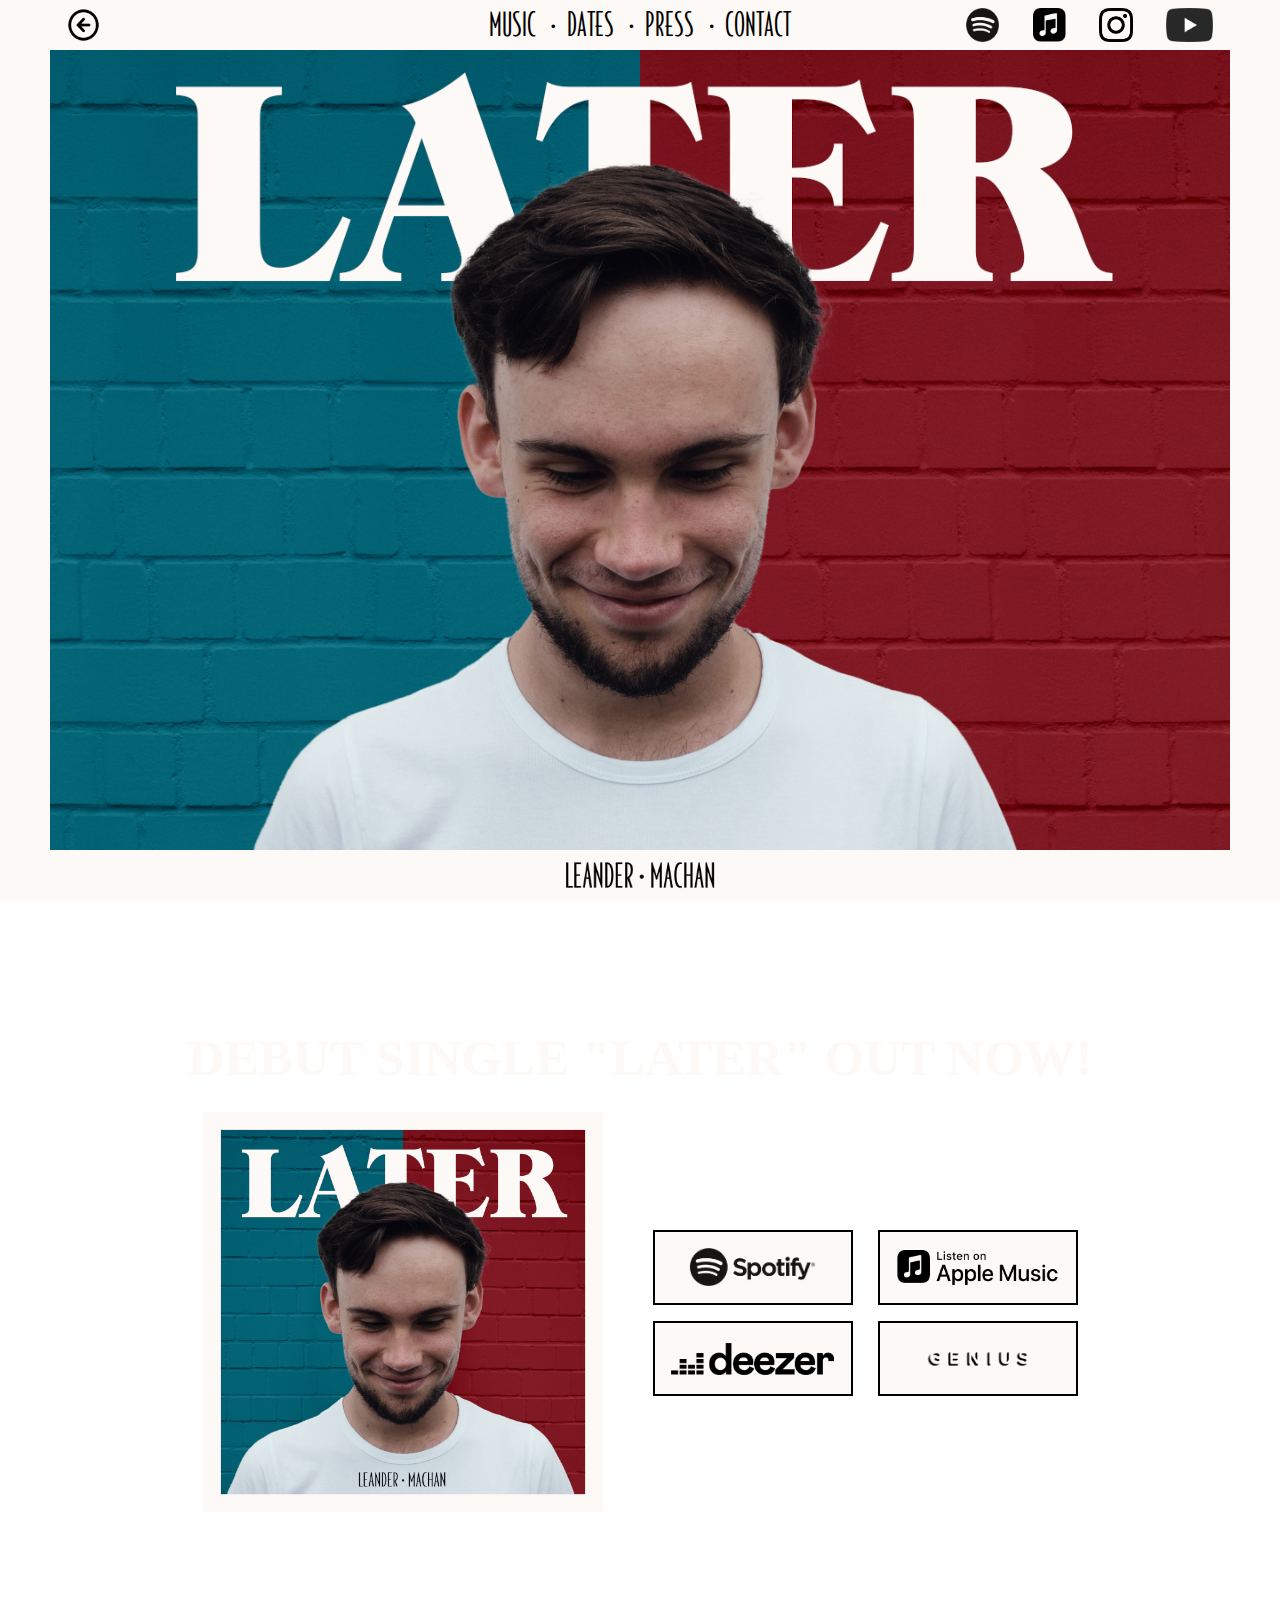
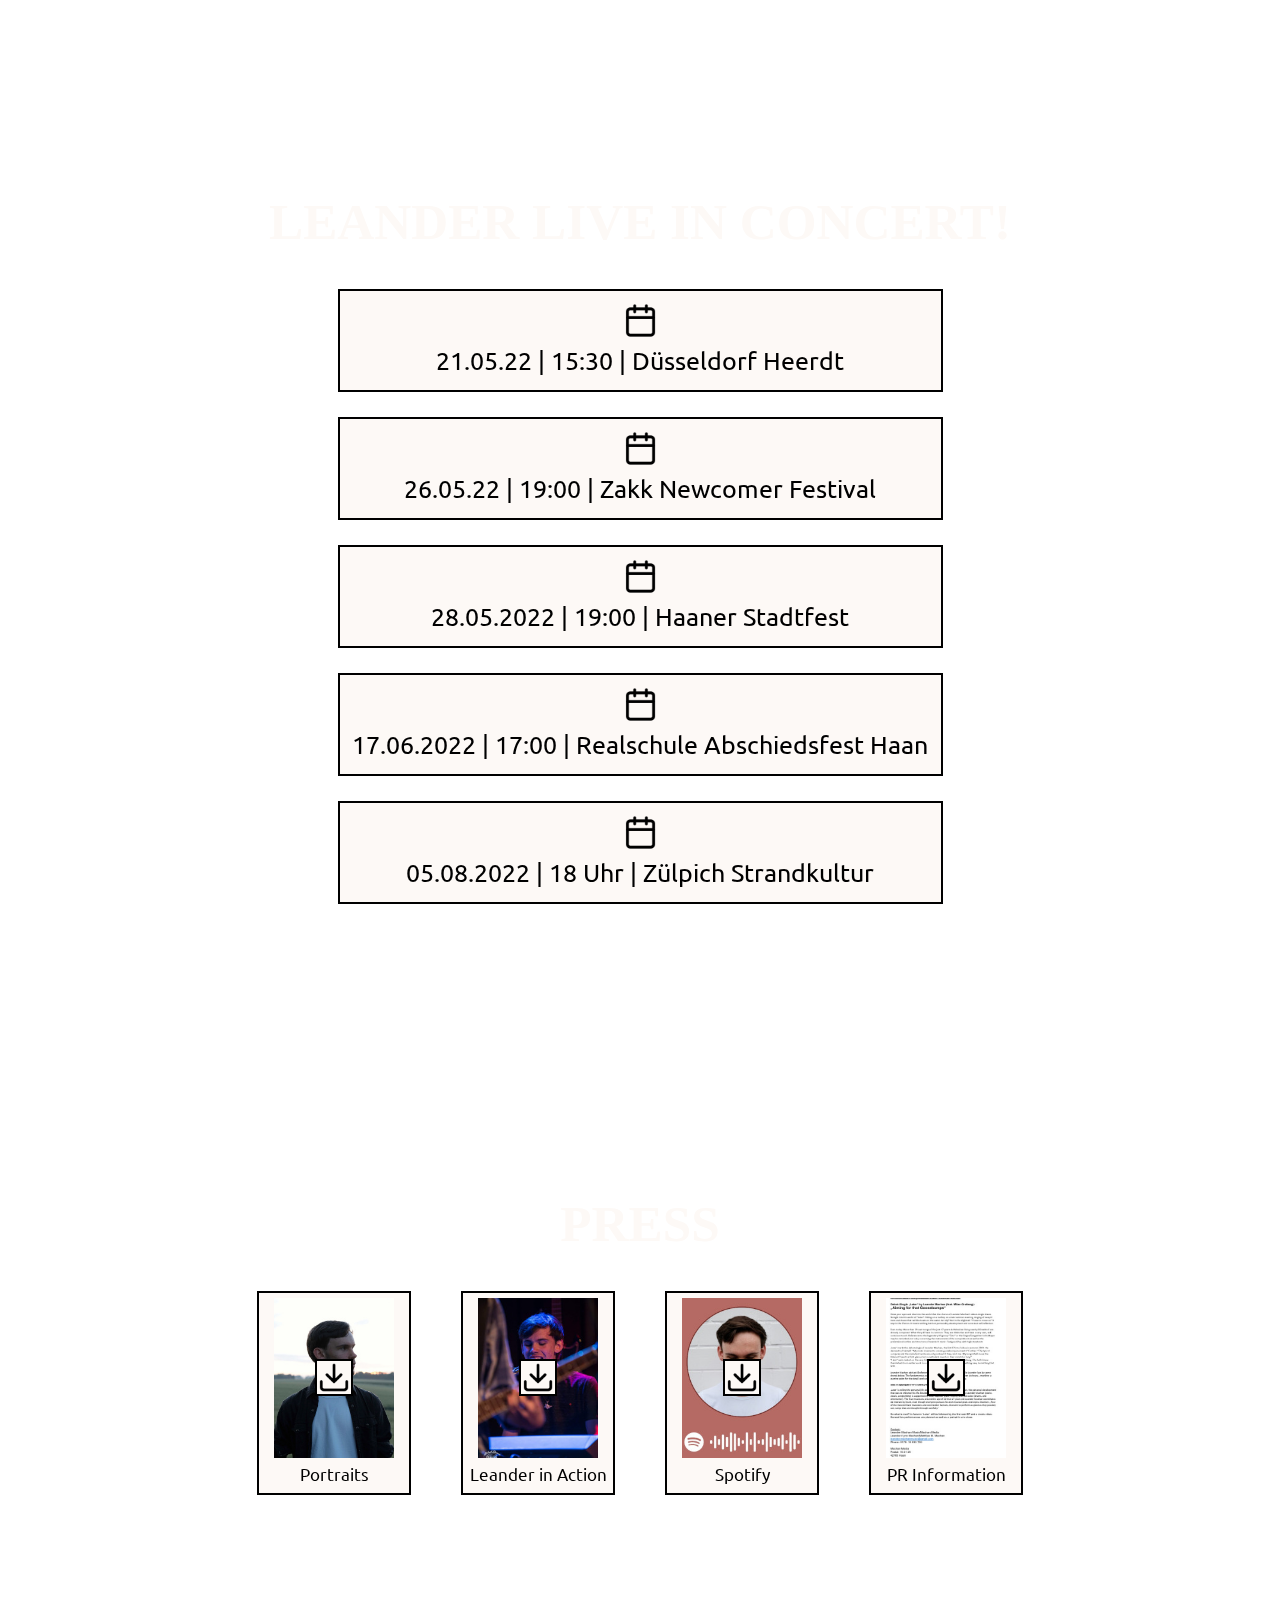
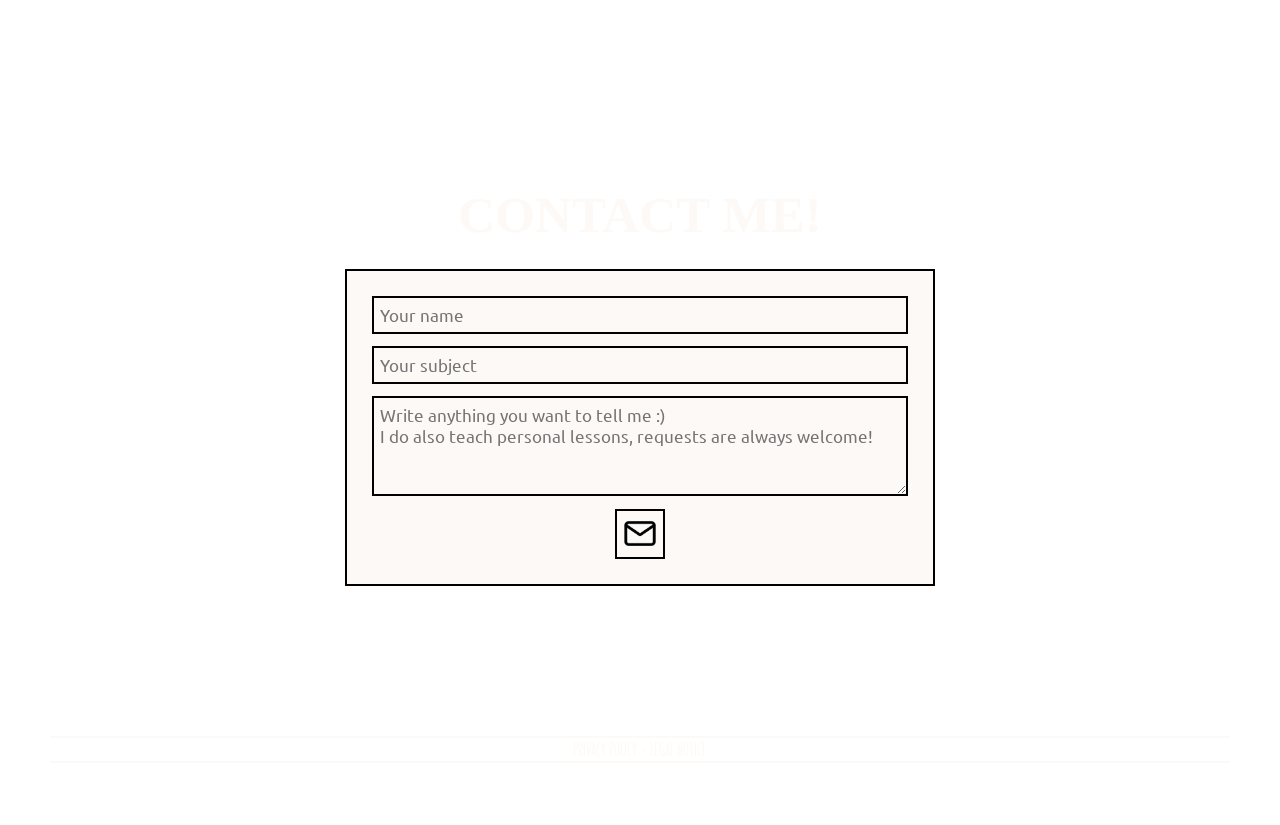
<file: index.html>
<!DOCTYPE html>
<html id="beginning" lang="en" class="stop-scrolling">

<head>
    <meta name="description" content="Official Website for Singer and Songwriter Leander Machan | Debut Single 'Later' out now.">
    <meta charset="UTF-8">
    <meta http-equiv="X-UA-Compatible" content="IE=edge">
    <meta name="viewport" content="width=device-width, initial-scale=1.0">
    <title>Leander Machan</title>
    <link rel="stylesheet" href="styles/styles-home.css">
    <link rel="apple-touch-icon-precomposed" sizes="57x57" href="images/icons/apple-touch-icon-57x57.png" />
    <link rel="apple-touch-icon-precomposed" sizes="114x114" href="images/icons/favicomatic/apple-touch-icon-114x114.png" />
    <link rel="apple-touch-icon-precomposed" sizes="72x72" href="images/icons/favicomatic/apple-touch-icon-72x72.png" />
    <link rel="apple-touch-icon-precomposed" sizes="144x144" href="images/icons/favicomatic/apple-touch-icon-144x144.png" />
    <link rel="apple-touch-icon-precomposed" sizes="60x60" href="images/icons/favicomatic/apple-touch-icon-60x60.png" />
    <link rel="apple-touch-icon-precomposed" sizes="120x120" href="images/icons/favicomatic/apple-touch-icon-120x120.png" />
    <link rel="apple-touch-icon-precomposed" sizes="76x76" href="images/icons/favicomatic/apple-touch-icon-76x76.png" />
    <link rel="apple-touch-icon-precomposed" sizes="152x152" href="images/icons/favicomatic/apple-touch-icon-152x152.png" />
    <link rel="icon" type="image/png" href="images/icons//favicomatic/favicon-196x196.png" sizes="196x196" />
    <link rel="icon" type="image/png" href="images/icons//favicomatic/favicon-96x96.png" sizes="96x96" />
    <link rel="icon" type="image/png" href="images/icons//favicomatic/favicon-32x32.png" sizes="32x32" />
    <link rel="icon" type="image/png" href="images/icons//favicomatic/favicon-16x16.png" sizes="16x16" />
    <link rel="icon" type="image/png" href="images/icons//favicomatic/favicon-128.png" sizes="128x128" />
    <meta name="application-name" content="&nbsp;" />
    <meta name="msapplication-TileColor" content="#FFFFFF" />
    <meta name="msapplication-TileImage" content="images/icons/favicomatic/mstile-144x144.png" />
    <meta name="msapplication-square70x70logo" content="images/icons/favicomatic/mstile-70x70.png" />
    <meta name="msapplication-square150x150logo" content="images/icons/favicomatic/mstile-150x150.png" />
    <meta name="msapplication-wide310x150logo" content="images/icons/favicomatic/mstile-310x150.png" />
    <meta name="msapplication-square310x310logo" content="images/icons/favicomatic/mstile-310x310.png" />
    <script type="text/javascript" src="scripts/home.js"></script>
</head>


<body>
    <div id="bg"></div>
    <div id="top">
        <div id="header-wrapper">
            <div id="menuToggle">
                <input class="clickable" id="checkbox" type="checkbox" />
                <span></span>
                <span></span>
                <span></span>
                <ul id="menu">
                    <li><img class="clickable" id="back" src="images/icons/other/arrow-left-circle.png"
                        onclick="transitionToPage('/countdown.html')"></li>
                    <li><a class="clickable" onclick="scrollToSection('#music')">MUSIC</a></li>
                    <li><a class="clickable" onclick="scrollToSection('#dates')">DATES</a></li>
                    <li><a class="clickable" onclick="scrollToSection('#press')">PRESS</a></li>
                    <li><a class="clickable" onclick="scrollToSection('#contact')">CONTACT</a></li>
                </ul>
            </div>

            <nav class="header left header-icons">
                <ul>
                    <li><img class="clickable header-icon" id="back" src="images/icons/other/arrow-left-circle.png"
                            onclick="transitionToPage('/countdown.html')"></li>
                    <!--https://feathericons.com/?query=arrow-->
                </ul>
            </nav>

            <nav class="header navigation">
                <ul>
                    <!--<li class="active"><a href=/#videos>VIDEOS</a></li>-->
                    <li class="clickable"><a onclick="scrollToSection('#music')">MUSIC</a></li>
                    <span>&middot;</span>
                    <li class="clickable"><a onclick="scrollToSection('#dates')">DATES</a></li>
                    <span>&middot;</span>
                    <li class="clickable"><a onclick="scrollToSection('#press')">PRESS</a></li>
                    <span>&middot;</span>
                    <li class="clickable"><a onclick="scrollToSection('#contact')">CONTACT</a></li>
                </ul>
            </nav>

            <nav class="header right header-icons">
                <ul>
                    <li><a href="https://open.spotify.com/artist/0KjiuZF0axLQjOKHq15P8f?si=K_OYCjcSTPO2MSQ3SItyGw&dl_branch=1"
                            target="_blank"><img class="clickable header-icon" id="spotify"
                                src="images/third-party/icons/spotify/Spotify_Icon_RGB_Black.png"></a>
                    </li>
                    <li><a href="https://music.apple.com/de/artist/leander-machan/1576315117"
                            target="_blank"><img class="clickable header-icon" id="apple-music"
                                src="images/third-party/icons/apple-music/Apple_Music_Icon_blk_sm_073120.png"></a>
                    </li>
                    <li><a href=https://www.instagram.com/leander.machan target="_blank"><img class="clickable header-icon"
                                id="instagram" src="images/third-party/icons/instagram/glyph-logo_May2016.png"></a></li>
                    <li><a href=https://www.youtube.com/channel/UC_7nsaXkW3v7NFLsdNvMWBg target="_blank"><img class="clickable header-icon"
                        id="youtube" src="images/third-party/icons/youtube/youtube_social_icon_dark.png"></a></li>
                </ul>
            </nav>
        </div>
    </div>
    <div id="left"></div>
    <div id="right"></div>
    <div id="bottom">
        <a onclick="scrollToSection('#beginning')">
            <img src="images/banner/leander-machan-lettering.png">
        </a>
    </div>


    <div id="banner">
        <picture>
            <source srcset="images/banner/website_9zu17_klein.png" media="(max-aspect-ratio: 450/853)">
            <source srcset="images/banner/website_9zu16_klein.png" media="(max-aspect-ratio:7/10)">
            <source srcset="images/banner/website_10zu9_vers2_klein.png" media="(max-aspect-ratio:1000/858)">
            <source srcset="images/banner/website_16zu9_vers2_klein.png" media="(min-aspect-ratio:1000/858)">
            <img id="banner-img" src="" alt="">
        </picture>
    </div>

    <div id="content-footer-wrapper">
        <div id="content">

            <div id="music">
                <h1><span class="avoidwrap">DEBUT SINGLE "LATER"</span> <span class="avoidwrap">OUT NOW!</span></h1>
                <div id="album-logo-wrapper">
                    <div id="album-cover">
                        <div>
                            <img src="images/banner/Later_albumcover_klein.jpg">
                        </div>
                    </div>
                    <div class="table-wrapper">
                        <div class="logo-wrapper">
                            <a class="clickable button-bg" id="spotify-logo"
                                href="http://open.spotify.com/album/790HxuhFpJKbh1Uln8AxMg" 
                                target="_blank">Spotify</a>
                            <a class="clickable button-bg" id="apple-music-logo"
                                href="https://music.apple.com/de/album/later-feat-milan-grafweg-single/1576315116"
                                target="_blank">Apple Music</a>
                            <a class="clickable button-bg" id="deezer-logo" 
                                href="https://www.deezer.com/album/243970912"
                                target="_blank">Deezer</a>
                            <a class="clickable button-bg" id="genius-logo" 
                                href="https://genius.com/Leander-machan-later-lyrics"
                                target="_blank">Genius</a>
                        </div>
                    </div>
                </div>
            </div>

            <div id="dates">
                <h1 id="announcement-heading">LEANDER LIVE IN CONCERT!</h1>
                <div id="dates-wrapper">
                    <div class="event">
                        <a href="downloads/dates/Heerdt.ics">
                        <div class="clickable date">
                            <img src="images/icons/other/calendar.png"></br>
                            <span>21.05.22 | 15:30 | <span class="nobreak">Düsseldorf Heerdt</span></span>
                        </div>
                        </a>

                    <a href="downloads/dates/zakkFestival.ics">
                        <div class="clickable date">
                            <img src="images/icons/other/calendar.png"></br>
                            <span>26.05.22 | 19:00 |  <span class="nobreak">Zakk Newcomer Festival</span></span>
                        </div>
                    </a>

                    <a href="downloads/dates/Stadtfest.ics">
                        <div class="clickable date">
                            <img src="images/icons/other/calendar.png"></br>
                            <span>28.05.2022 | 19:00 | <span class="nobreak">Haaner Stadtfest</span></span>
                        </div>
                    </a>

                    <a href="downloads/dates/Realschule.ics">
                        <div class="clickable date">
                            <img src="images/icons/other/calendar.png"></br>
                            <span>17.06.2022 | 17:00 | <span class="nobreak">Realschule Abschiedsfest Haan</span></span>
                        </div>
                    </a>

                    <a href="downloads/dates/Zuelpich.ics">
                        <div class="clickable date">
                            <img src="images/icons/other/calendar.png"></br>
                            <span>05.08.2022 | 18 Uhr | <span class="nobreak"></span>Zülpich Strandkultur</span>
                        </div>
                    </a>
                    </div>
                </div>           
            </div>

            <div id="press">
                <h1>PRESS</h1>
                <div id="download-wrapper">
                    <div class="preview-box">
                        <div class="download-prev" id="portraits-prev">
                            <a class="clickable" href="/downloads/Portraits.zip">
                                <img src="images/icons/other/download.png">
                            </a>
                        </div>
                        <div class="subtitle">Portraits</div>
                    </div>
    
                    <div class="preview-box">
                        <div class="download-prev" id="in-action-prev">
                            <a class="clickable" href="/downloads/InAction.zip">
                                <img src="images/icons/other/download.png">
                            </a>
                        </div>
                        <div class="subtitle">Leander in Action</div>
                    </div>
    
                    <div class="preview-box">
                        <div class="download-prev" id="spotify-prev">
                            <a class="clickable" href="/downloads/Spotify.zip">
                                <img src="images/icons/other/download.png">
                            </a>
                        </div>
                        <div class="subtitle">Spotify</div>
                    </div>

                    <div class="preview-box">
                        <div class="download-prev" id="pr-prev">
                            <a class="clickable" href="/downloads/PR.zip">
                                <img src="images/icons/other/download.png">
                            </a>
                        </div>
                        <div class="subtitle">PR Information</div>
                    </div>
                </div>
            </div>
        

            <div id="contact">
                <h1>CONTACT ME!</h1>
                <div id="contact-box">
                    <form onsubmit="return false;">
                        <input type="text" id="name" name="name" placeholder="Your name">
                        <input type="text" id="subject" name="subject" placeholder="Your subject">
                        <textarea id="mail-content" name="mail-content"
                            placeholder="Write anything you want to tell me :) &#10;I do also teach personal lessons, requests are always welcome!"></textarea>
                        <input class="clickable" id="submit" type="image" onclick="openClient()" src="images/icons/other/mail.png">
                    </form>
                </div id="contact-box">
            </div>
        </div>

        <div id="home-footer">
            <ul>
                <span class="item" onclick="transitionToPage('/privacy-policy.html')">PRIVACY POLICY</span>
                <span>&middot;</span>
                <span class="item" onclick="transitionToPage('/legal-notice.html')">LEGAL NOTICE</span>
            </ul>
        </div>
    </div>


    

</body>
</file>
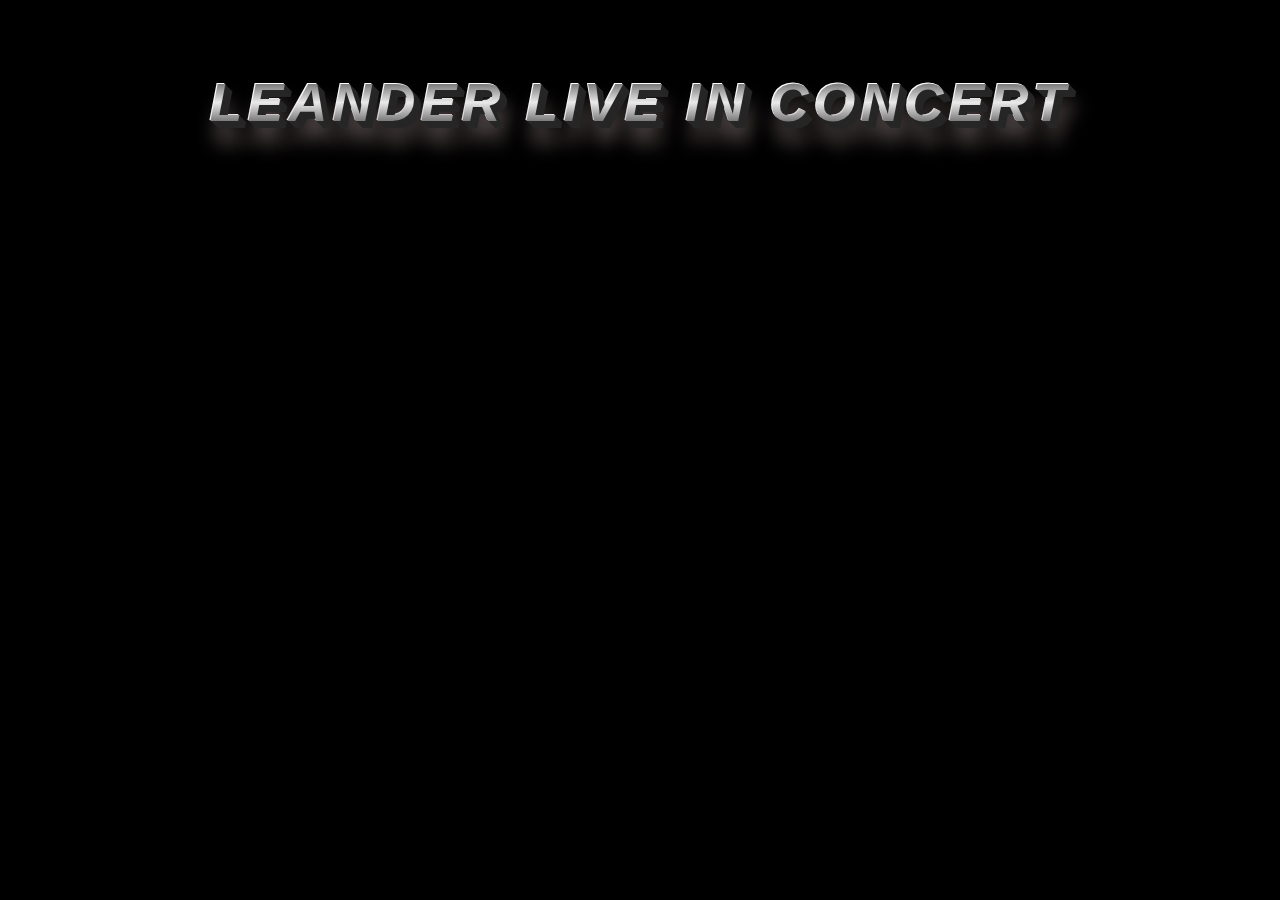
<file: countdown.html>
<!DOCTYPE html>
<html lang="en">

<head>
    <meta charset="UTF-8">
    <meta http-equiv="X-UA-Compatible" content="IE=edge">
    <meta name="viewport" content="width=device-width, initial-scale=1.0">
    <link rel="stylesheet" href="styles/styles-countdown.css">
    <link rel="apple-touch-icon-precomposed" sizes="57x57" href="images/icons/apple-touch-icon-57x57.png" />
    <link rel="apple-touch-icon-precomposed" sizes="114x114" href="images/icons/favicomatic/apple-touch-icon-114x114.png" />
    <link rel="apple-touch-icon-precomposed" sizes="72x72" href="images/icons/favicomatic/apple-touch-icon-72x72.png" />
    <link rel="apple-touch-icon-precomposed" sizes="144x144" href="images/icons/favicomatic/apple-touch-icon-144x144.png" />
    <link rel="apple-touch-icon-precomposed" sizes="60x60" href="images/icons/favicomatic/apple-touch-icon-60x60.png" />
    <link rel="apple-touch-icon-precomposed" sizes="120x120" href="images/icons/favicomatic/apple-touch-icon-120x120.png" />
    <link rel="apple-touch-icon-precomposed" sizes="76x76" href="images/icons/favicomatic/apple-touch-icon-76x76.png" />
    <link rel="apple-touch-icon-precomposed" sizes="152x152" href="images/icons/favicomatic/apple-touch-icon-152x152.png" />
    <link rel="icon" type="image/png" href="images/icons//favicomatic/favicon-196x196.png" sizes="196x196" />
    <link rel="icon" type="image/png" href="images/icons//favicomatic/favicon-96x96.png" sizes="96x96" />
    <link rel="icon" type="image/png" href="images/icons//favicomatic/favicon-32x32.png" sizes="32x32" />
    <link rel="icon" type="image/png" href="images/icons//favicomatic/favicon-16x16.png" sizes="16x16" />
    <link rel="icon" type="image/png" href="images/icons//favicomatic/favicon-128.png" sizes="128x128" />
    <meta name="application-name" content="&nbsp;" />
    <meta name="msapplication-TileColor" content="#FFFFFF" />
    <meta name="msapplication-TileImage" content="images/icons/favicomatic/mstile-144x144.png" />
    <meta name="msapplication-square70x70logo" content="images/icons/favicomatic/mstile-70x70.png" />
    <meta name="msapplication-square150x150logo" content="images/icons/favicomatic/mstile-150x150.png" />
    <meta name="msapplication-wide310x150logo" content="images/icons/favicomatic/mstile-310x150.png" />
    <meta name="msapplication-square310x310logo" content="images/icons/favicomatic/mstile-310x310.png" />
    <script type="text/javascript" src="scripts/countdown.js"></script>
    <title>Leander Machan</title>
</head>

<body>
    <div id="loader"></div>
    <div id="announcement">
        <span>Leander live in concert</span>
        <span>Leander live in concert</span>
    </div>
    <div id="countdown-wrapper">
        <div id="puffer"></div>
        <div id="timer-wrapper">
        <!--<div class="normal-font-size" class="red-text-light">in</div>-->
            <div class="red-text flicker-unregular" id="timer">Countdown</div>
            <div></br></div>
        </div>
        <div class="normal-font-size red-text-light" id="message">Click <br>
            <span id="wrapper-span"><span class="flicker-regular">-<!---->-></span><span class="green-text green-hover" onclick="transitionToPage('/#dates')">here</span><span class="flicker-regular"><--</span><br></span>
                <span>to find out more</span>
        </div>
        <div id="countdown-lettering">
            <img src="images/countdown/leandermachan_logo_small.png">
        </div>
        <footer id="countdown-footer">
            <ul>
                <span class="red-text-light red-hover" onclick="transitionToPage('/privacy-policy.html')">PRIVACY POLICY</span>
                <span>&middot;</span>
                <span class="red-text-light red-hover" onclick="transitionToPage('/legal-notice.html')">LEGAL NOTICE</span>
            </ul>
        </footer>
    </div>
</body>

</html>
</file>
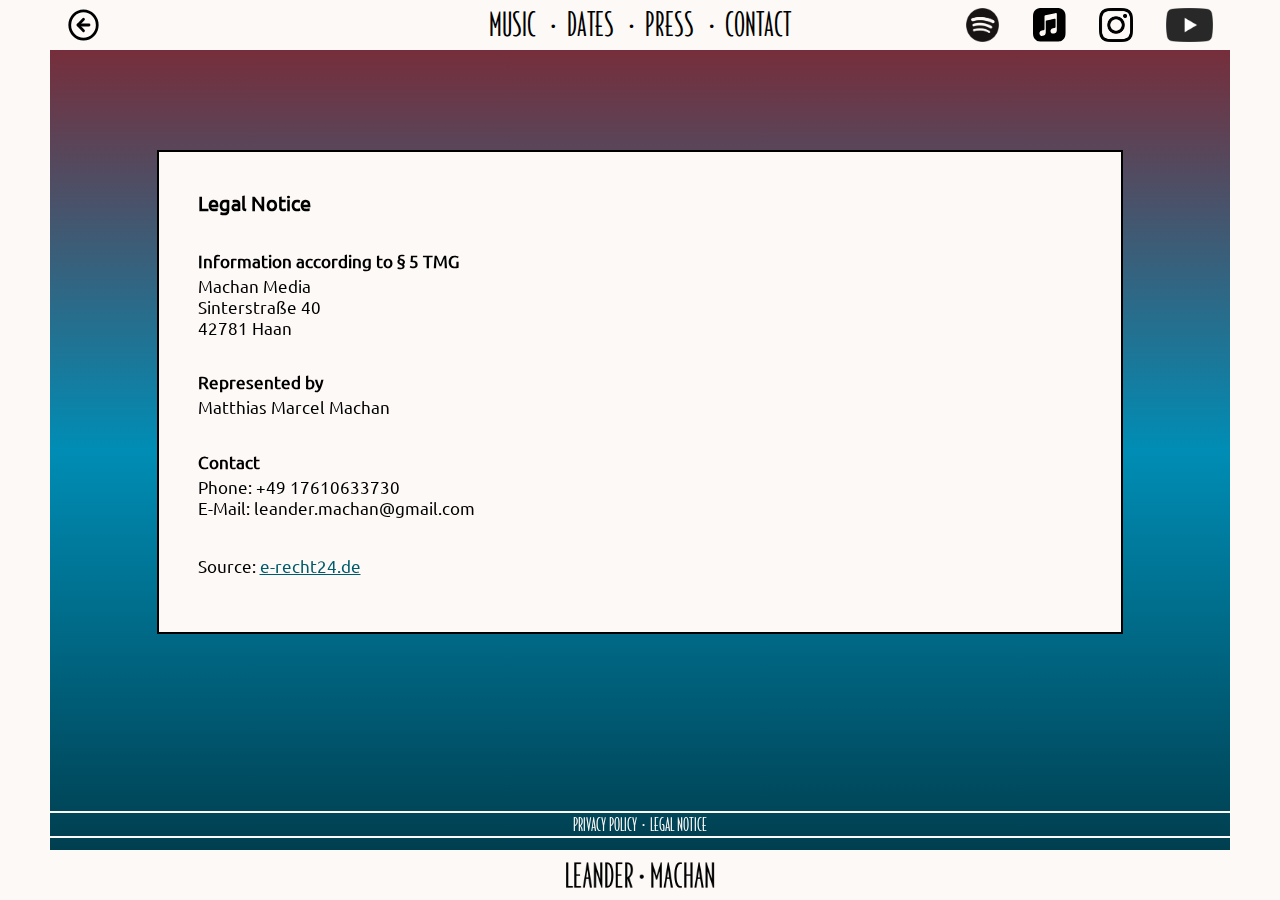
<file: legal-notice.html>
<!DOCTYPE html>
<html id="beginning" lang="en">

<head>
    <meta charset="UTF-8">
    <meta http-equiv="X-UA-Compatible" content="IE=edge">
    <meta name="viewport" content="width=device-width, initial-scale=1.0">
    <title>Legal Notice</title>
    <link rel="stylesheet" href="styles/styles-home.css">
    <link rel="apple-touch-icon-precomposed" sizes="57x57" href="images/icons/apple-touch-icon-57x57.png" />
    <link rel="apple-touch-icon-precomposed" sizes="114x114" href="images/icons/favicomatic/apple-touch-icon-114x114.png" />
    <link rel="apple-touch-icon-precomposed" sizes="72x72" href="images/icons/favicomatic/apple-touch-icon-72x72.png" />
    <link rel="apple-touch-icon-precomposed" sizes="144x144" href="images/icons/favicomatic/apple-touch-icon-144x144.png" />
    <link rel="apple-touch-icon-precomposed" sizes="60x60" href="images/icons/favicomatic/apple-touch-icon-60x60.png" />
    <link rel="apple-touch-icon-precomposed" sizes="120x120" href="images/icons/favicomatic/apple-touch-icon-120x120.png" />
    <link rel="apple-touch-icon-precomposed" sizes="76x76" href="images/icons/favicomatic/apple-touch-icon-76x76.png" />
    <link rel="apple-touch-icon-precomposed" sizes="152x152" href="images/icons/favicomatic/apple-touch-icon-152x152.png" />
    <link rel="icon" type="image/png" href="images/icons//favicomatic/favicon-196x196.png" sizes="196x196" />
    <link rel="icon" type="image/png" href="images/icons//favicomatic/favicon-96x96.png" sizes="96x96" />
    <link rel="icon" type="image/png" href="images/icons//favicomatic/favicon-32x32.png" sizes="32x32" />
    <link rel="icon" type="image/png" href="images/icons//favicomatic/favicon-16x16.png" sizes="16x16" />
    <link rel="icon" type="image/png" href="images/icons//favicomatic/favicon-128.png" sizes="128x128" />
    <meta name="application-name" content="&nbsp;" />
    <meta name="msapplication-TileColor" content="#FFFFFF" />
    <meta name="msapplication-TileImage" content="images/icons/favicomatic/mstile-144x144.png" />
    <meta name="msapplication-square70x70logo" content="images/icons/favicomatic/mstile-70x70.png" />
    <meta name="msapplication-square150x150logo" content="images/icons/favicomatic/mstile-150x150.png" />
    <meta name="msapplication-wide310x150logo" content="images/icons/favicomatic/mstile-310x150.png" />
    <meta name="msapplication-square310x310logo" content="images/icons/favicomatic/mstile-310x310.png" />
    <script type="text/javascript" src="scripts/home.js"></script>
</head>

<body>    
    <div id="bg"></div>
    <div id="top">
        <div id="header-wrapper">
            <div id="menuToggle">
                <input class="clickable" id="checkbox" type="checkbox" />
                <span></span>
                <span></span>
                <span></span>
                <ul id="menu">
                    <li><img class="clickable" id="back" src="images/icons/other/arrow-left-circle.svg"
                        onclick="transitionToPage('/')"></li>
                    <li><a class="clickable" href=/#music>MUSIC</a></li>
                    <li><a class="clickable" href=/#dates>DATES</a></li>
                    <li><a class="clickable" href=/#press>PRESS</a></li>
                    <li><a class="clickable" href=/#contact>CONTACT</a></li>
                </ul>
            </div>

            <nav class="header left header-icons">
                <ul>
                    <li><img class="clickable header-icon" id="back" src="images/icons/other/arrow-left-circle.svg"
                            onclick="transitionToPage('/')"></li>
                    <!--https://feathericons.com/?query=arrow-->
                </ul>
            </nav>

            <nav class="header navigation">
                <ul>
                    <!--<li class="active"><a href=/#videos>VIDEOS</a></li>-->
                    <li class="clickable"><a href=/#music>MUSIC</a></li>
                    <span>&middot;</span>
                    <li class="clickable"><a href=/#dates>DATES</a></li>
                    <span>&middot;</span>
                    <li class="clickable"><a href=/#press>PRESS</a></li>
                    <span>&middot;</span>
                    <li class="clickable"><a href=/#contact>CONTACT</a></li>
                </ul>
            </nav>

            <nav class="header right header-icons">
                <ul>
                    <li><a href="https://open.spotify.com/artist/0KjiuZF0axLQjOKHq15P8f?si=K_OYCjcSTPO2MSQ3SItyGw&dl_branch=1"
                            target="_blank"><img class="clickable header-icon" id="spotify"
                                src="images/third-party/icons/spotify/Spotify_Icon_RGB_Black.png"></a>
                    </li>
                    <li><a href="https://music.apple.com/de/artist/leander-machan/1576315117"
                            target="_blank"><img class="clickable header-icon" id="apple-music"
                                src="images/third-party/icons/apple-music/Apple_Music_Icon_blk_sm_073120.svg"></a>
                    </li>
                    <li><a href=https://www.instagram.com/leander.machan target="_blank"><img class="clickable header-icon"
                                id="instagram" src="images/third-party/icons/instagram/glyph-logo_May2016.png"></a></li>
                    <li><a href=https://www.youtube.com/channel/UC_7nsaXkW3v7NFLsdNvMWBg target="_blank"><img class="clickable header-icon"
                        id="youtube" src="images/third-party/icons/youtube/youtube_social_icon_dark.png"></a></li>
                </ul>
            </nav>
        </div>
    </div>
    <div id="left"></div>
    <div id="right"></div>
    <div id="bottom">
        <a class="remove-hash" href=/#beginning>
            <img src="images/banner/leander-machan-lettering.png">
        </a>
    </div>

    <div id="content-footer-wrapper">
        <div id="content">
            <div class="white-textbox">
                
                    <h3>Legal Notice</h3>
    
                    <h4>Information according to &sect; 5 TMG</h4>
                    <p>Machan Media<br />
                        Sinterstra&szlig;e 40<br />
                        42781 Haan</p>
    
                        <h4>Represented by</h4>
                        <p>Matthias Marcel Machan</p>
    
                    <h4>Contact</h4>
                    <p>Phone: +49 17610633730<br />
                        E-Mail: leander.machan@gmail.com</p>
    
                    <p> </br> Source: <a href="https://www.e-recht24.de" target="_blank">e-recht24.de</a></p>
                
            </div>
        </div>
        <div id="home-footer">
            <ul>
                <span class="item" onclick="transitionToPage('/privacy-policy.html')">PRIVACY POLICY</span>
                <span>&middot;</span>
                <span class="item" onclick="transitionToPage('/legal-notice.html')">LEGAL NOTICE</span>
            </ul>
        </div>
    </div>


    

</body>
</file>
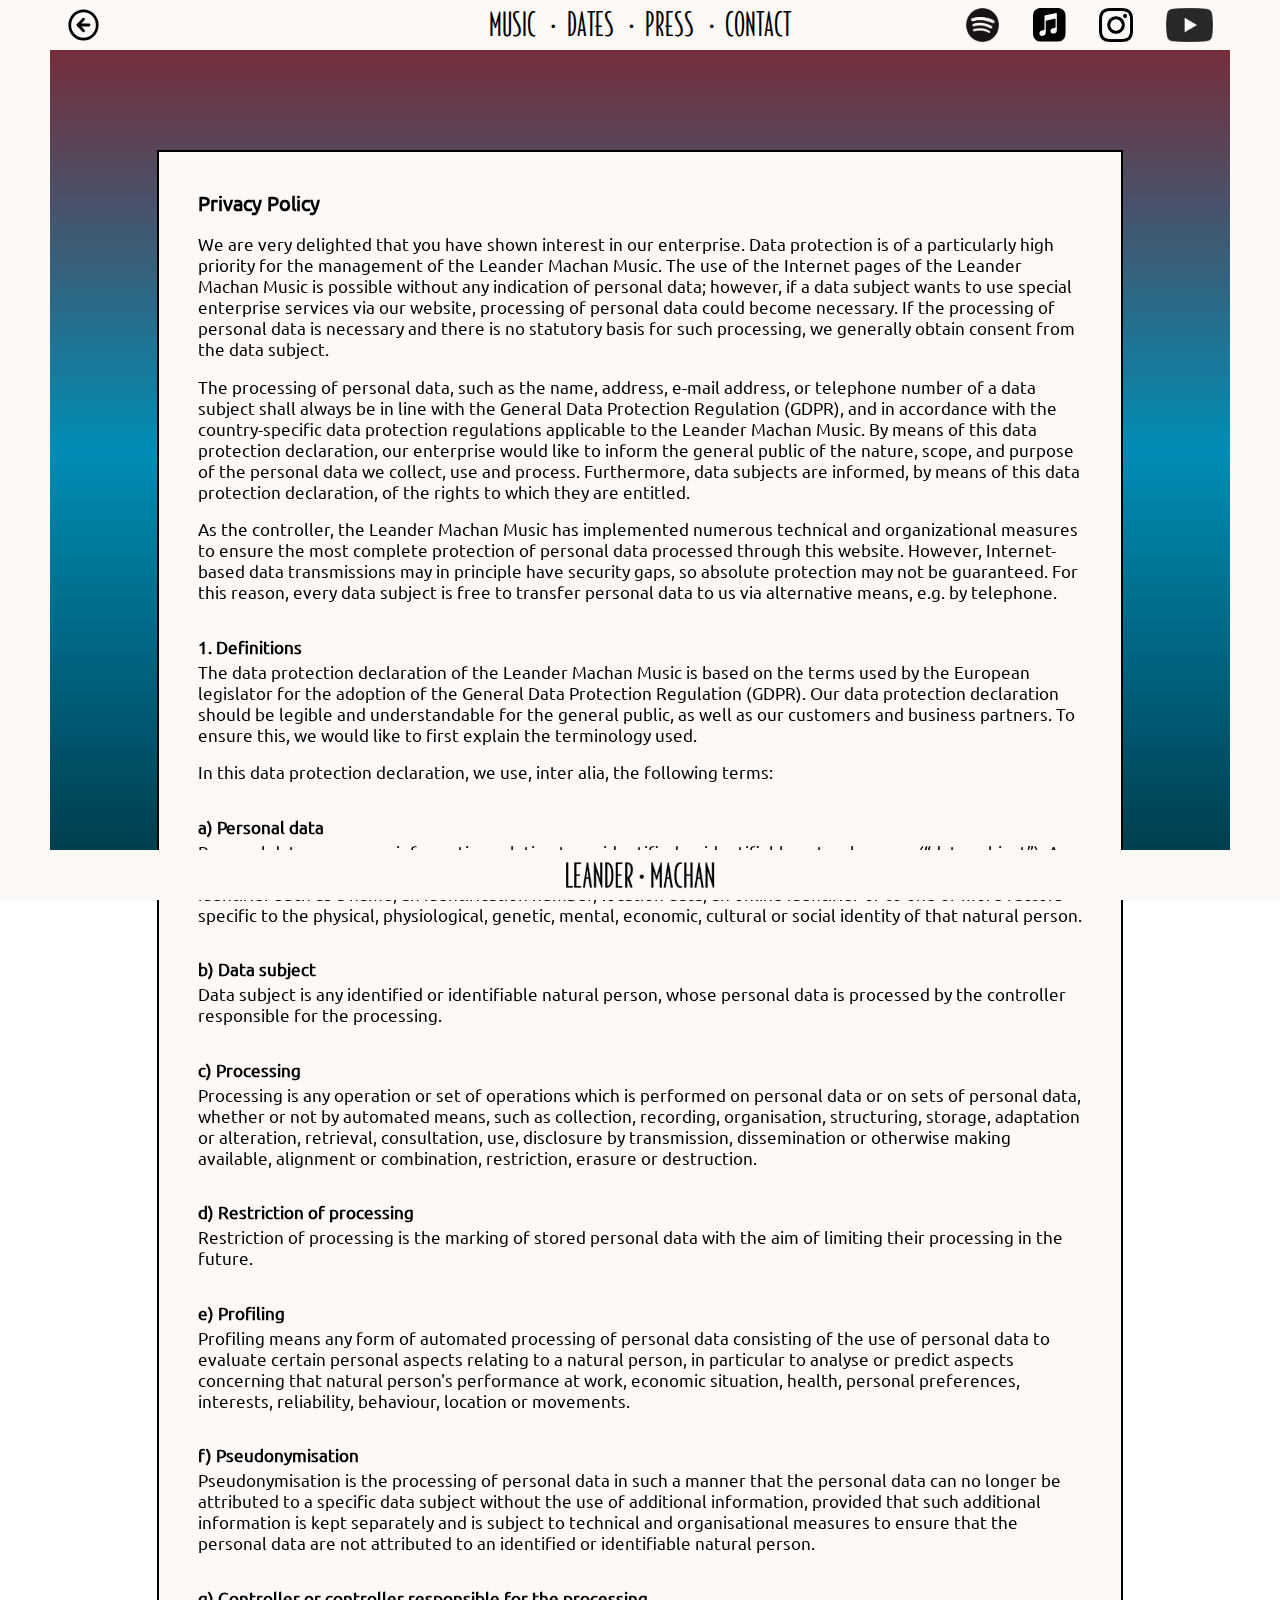
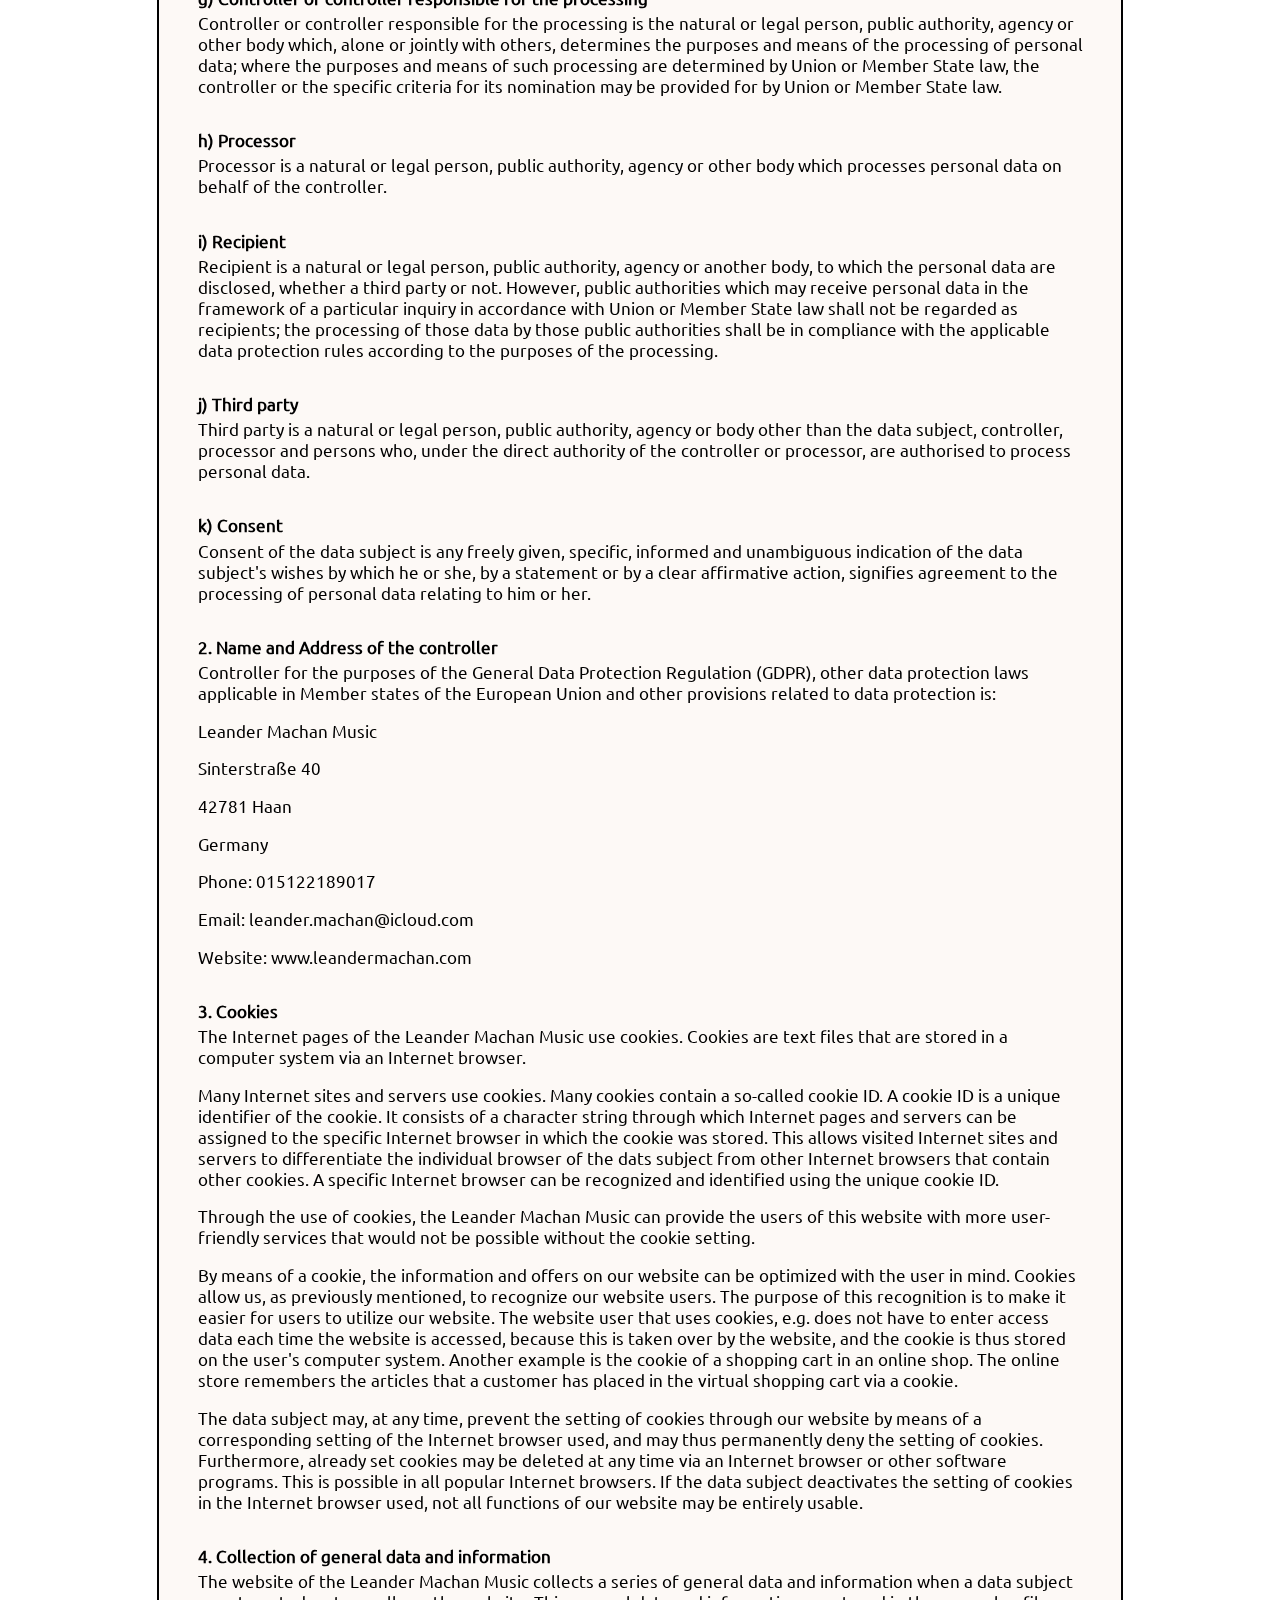
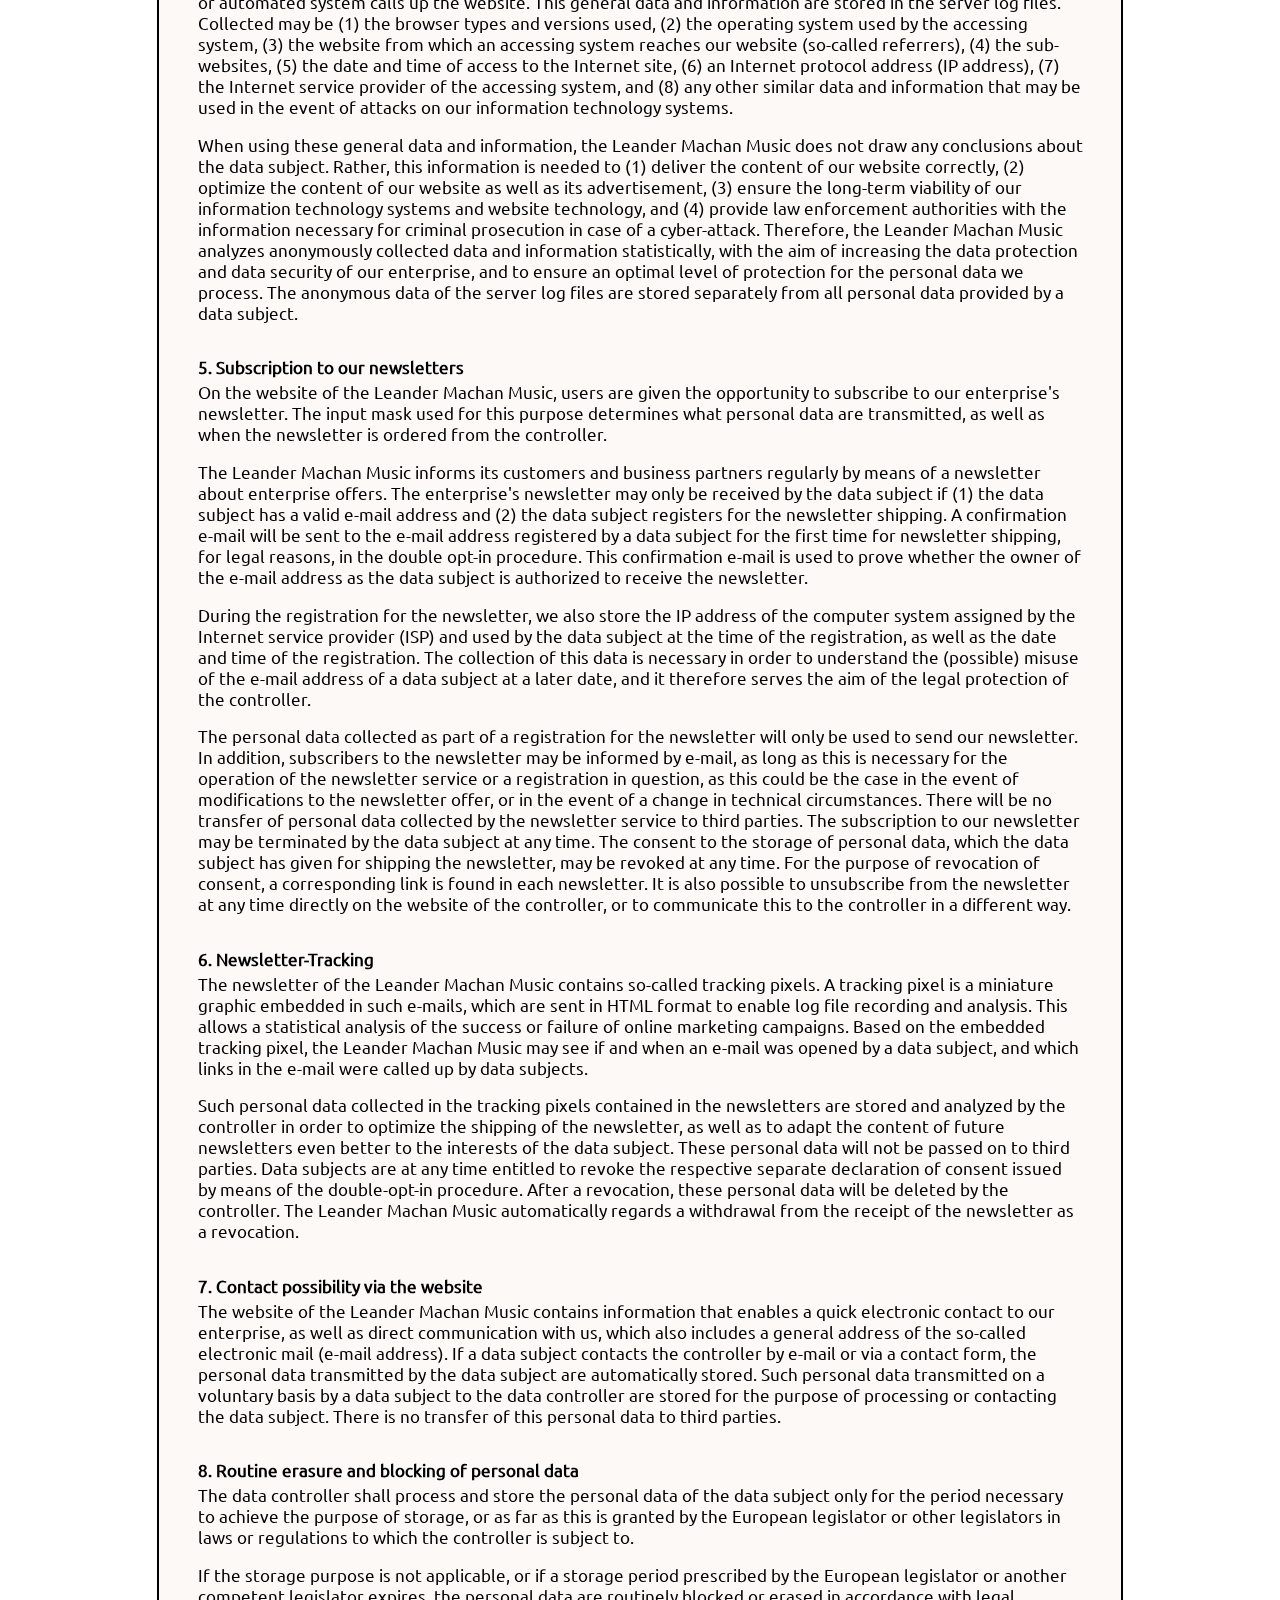
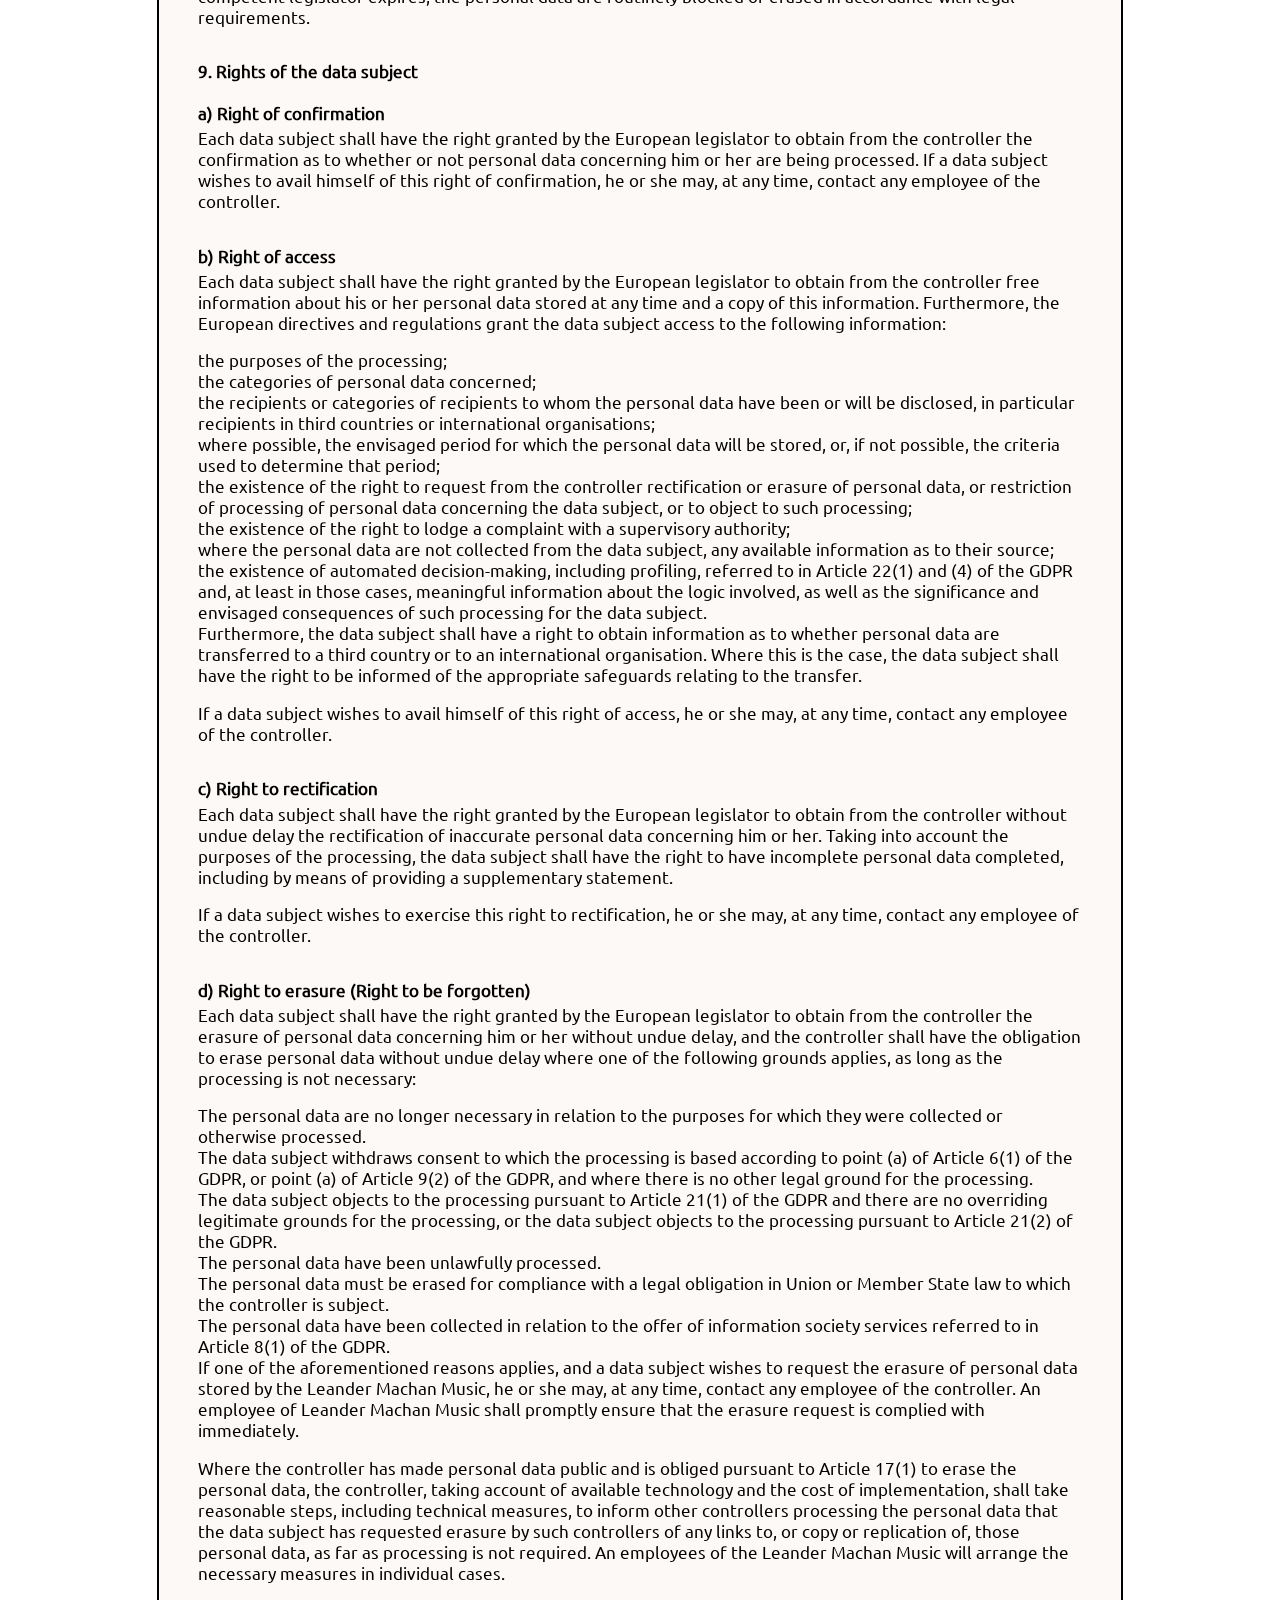
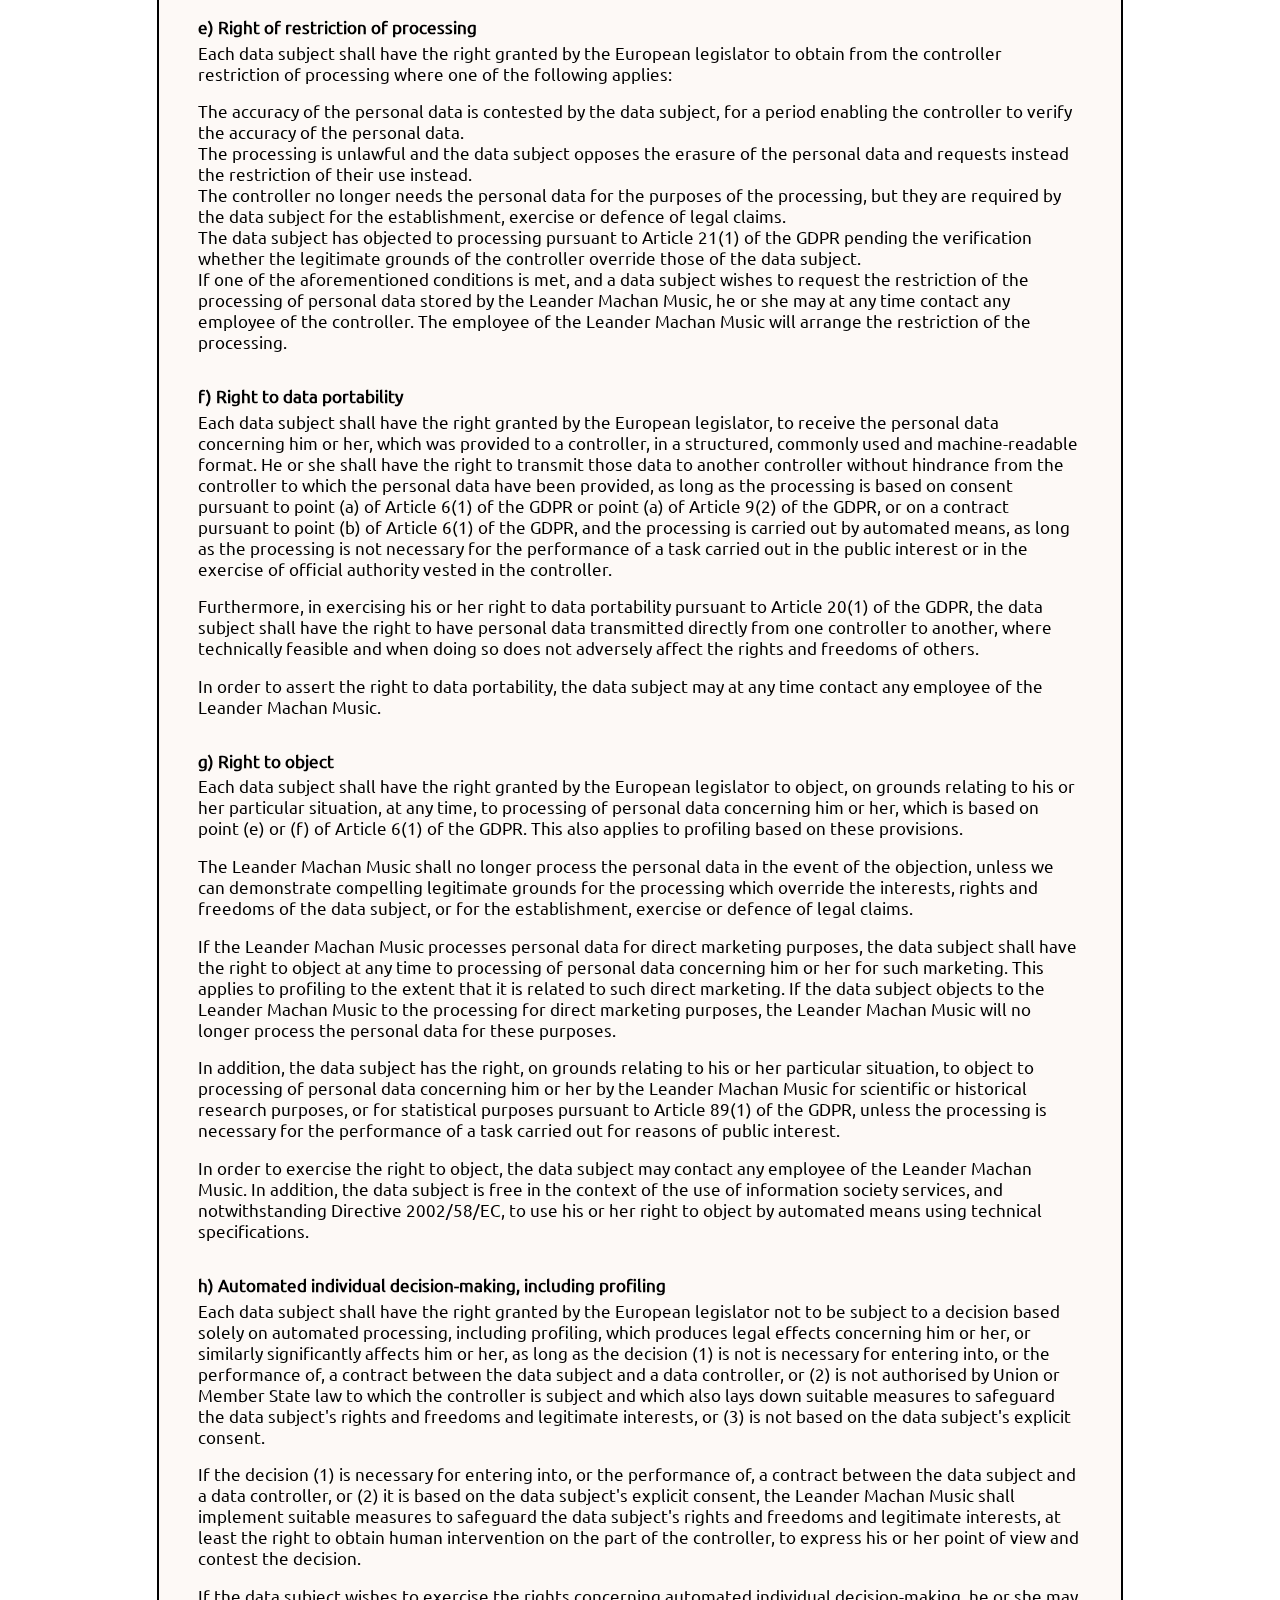
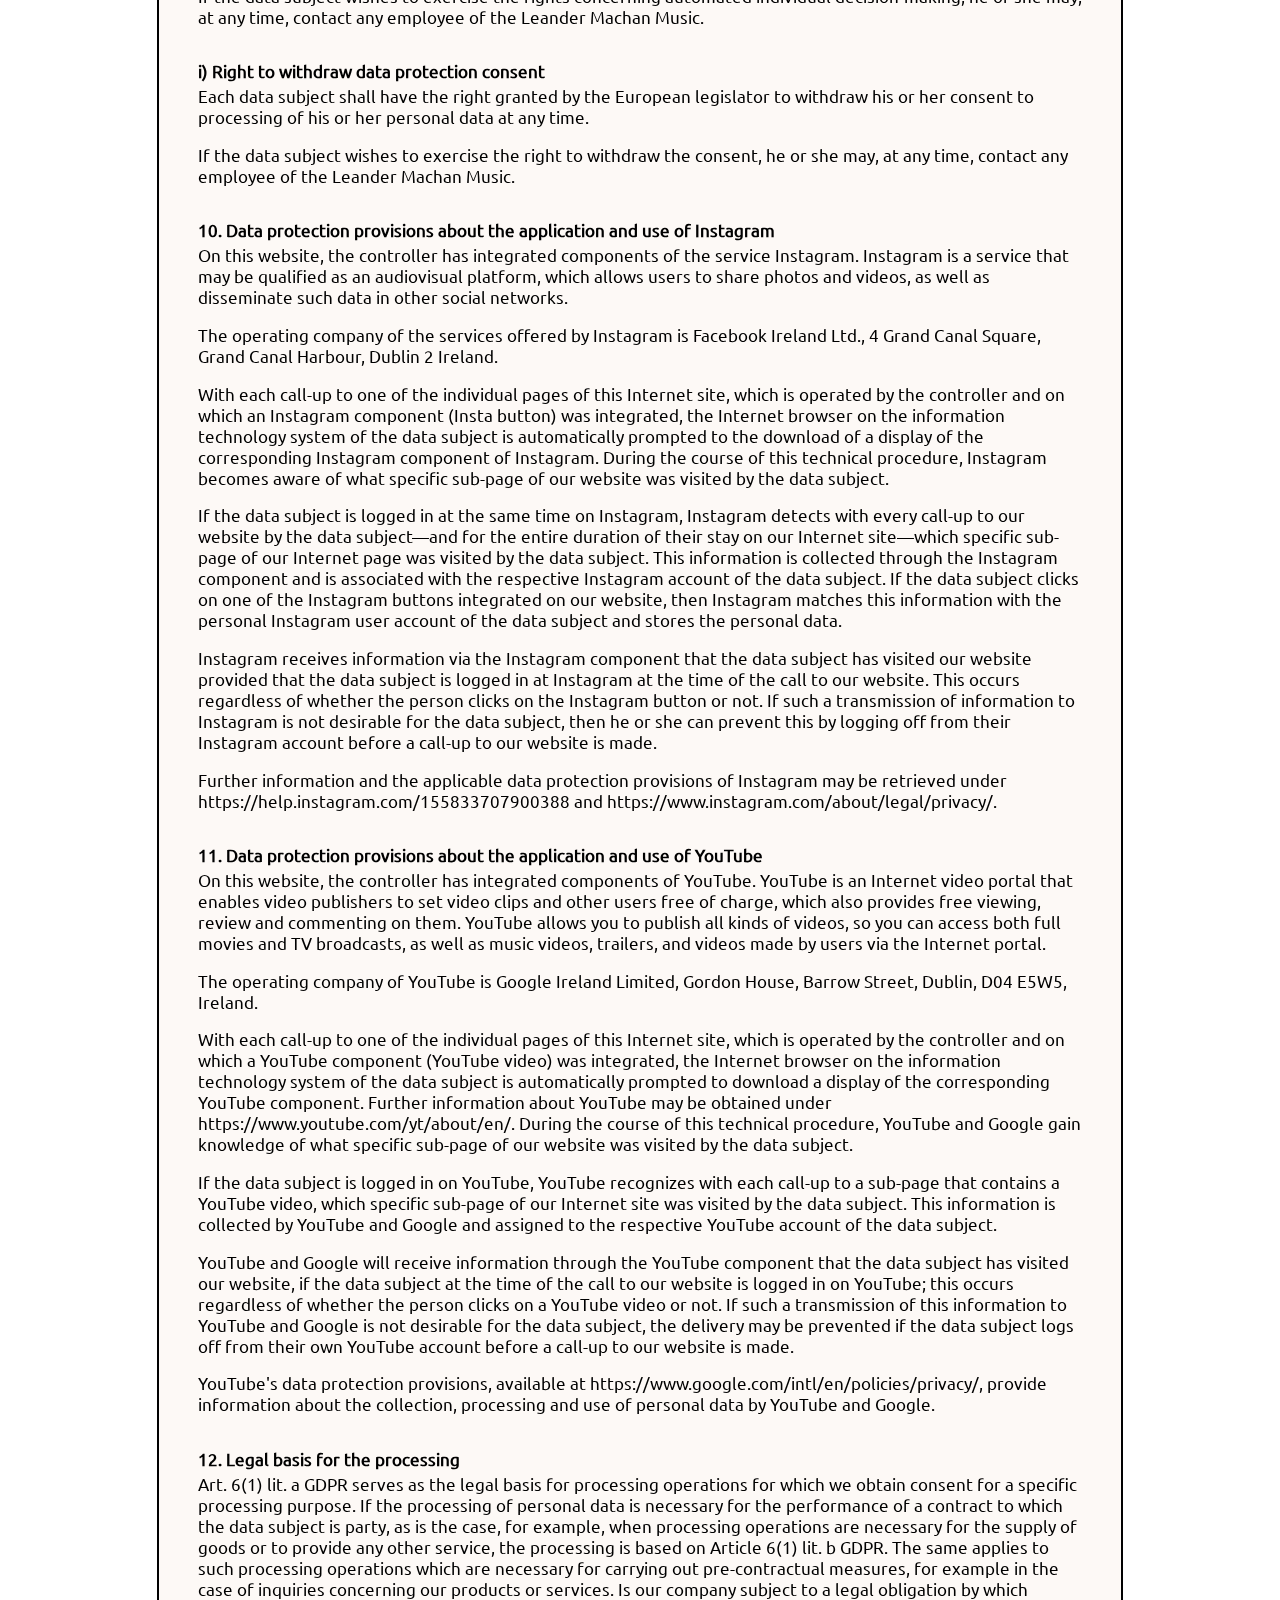
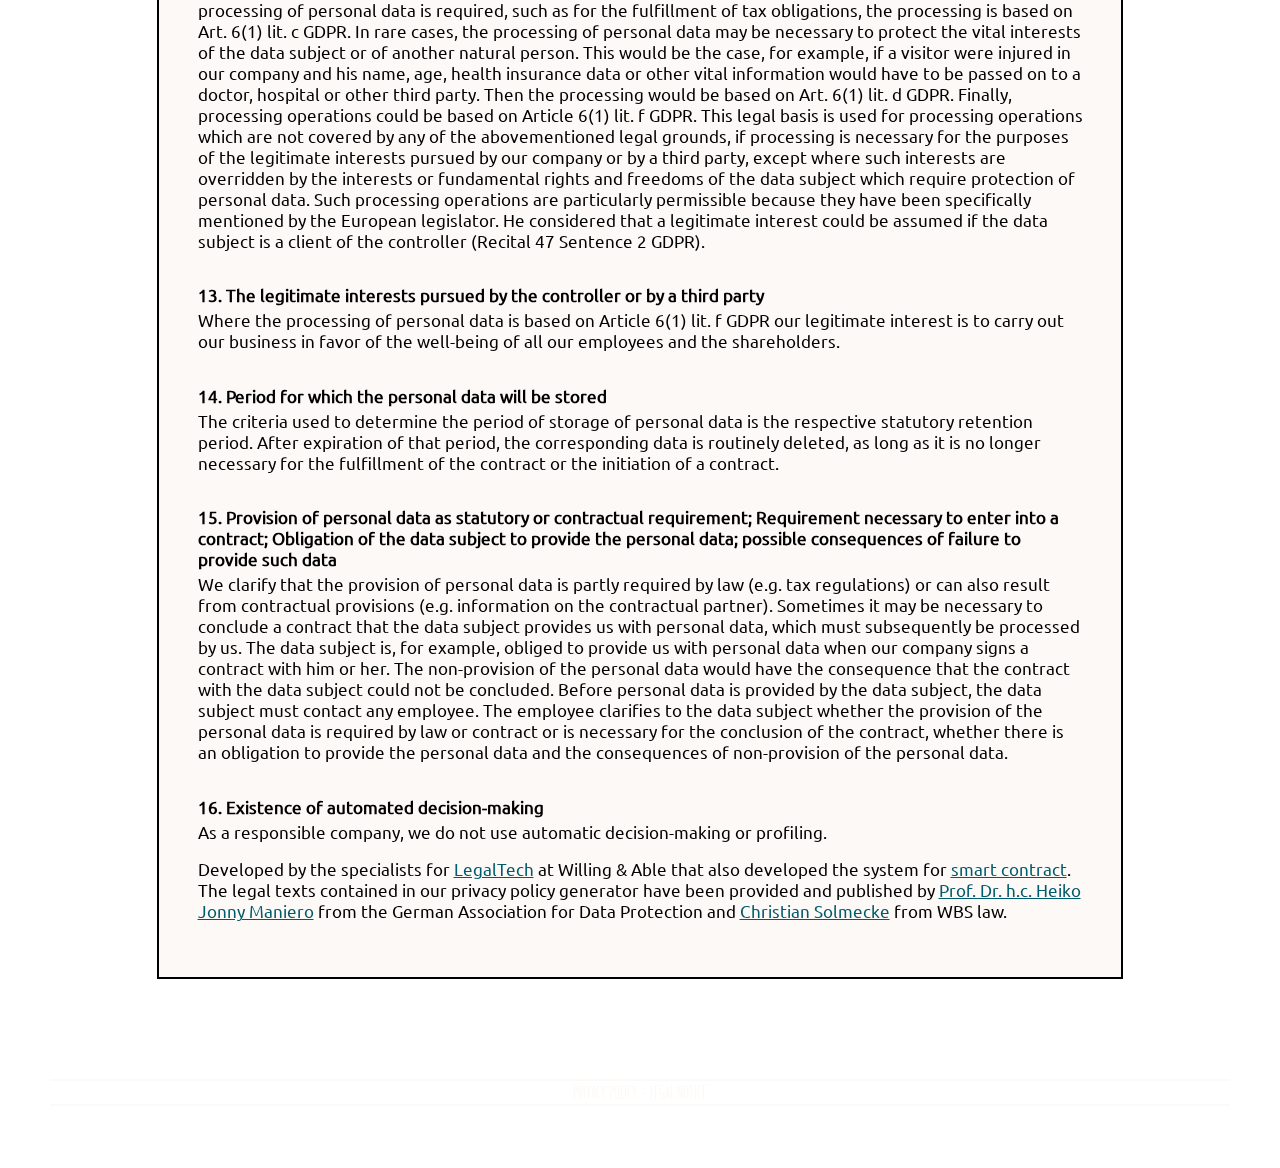
<file: privacy-policy.html>
<!DOCTYPE html>
<html id="Beginning" lang="en">

<head>
    <meta charset="UTF-8">
    <meta http-equiv="X-UA-Compatible" content="IE=edge">
    <meta name="viewport" content="width=device-width, initial-scale=1.0">
    <title>Privacy Policy</title>
    <link rel="stylesheet" href="styles/styles-home.css">
    <link rel="apple-touch-icon-precomposed" sizes="57x57" href="images/icons/apple-touch-icon-57x57.png" />
    <link rel="apple-touch-icon-precomposed" sizes="114x114" href="images/icons/favicomatic/apple-touch-icon-114x114.png" />
    <link rel="apple-touch-icon-precomposed" sizes="72x72" href="images/icons/favicomatic/apple-touch-icon-72x72.png" />
    <link rel="apple-touch-icon-precomposed" sizes="144x144" href="images/icons/favicomatic/apple-touch-icon-144x144.png" />
    <link rel="apple-touch-icon-precomposed" sizes="60x60" href="images/icons/favicomatic/apple-touch-icon-60x60.png" />
    <link rel="apple-touch-icon-precomposed" sizes="120x120" href="images/icons/favicomatic/apple-touch-icon-120x120.png" />
    <link rel="apple-touch-icon-precomposed" sizes="76x76" href="images/icons/favicomatic/apple-touch-icon-76x76.png" />
    <link rel="apple-touch-icon-precomposed" sizes="152x152" href="images/icons/favicomatic/apple-touch-icon-152x152.png" />
    <link rel="icon" type="image/png" href="images/icons//favicomatic/favicon-196x196.png" sizes="196x196" />
    <link rel="icon" type="image/png" href="images/icons//favicomatic/favicon-96x96.png" sizes="96x96" />
    <link rel="icon" type="image/png" href="images/icons//favicomatic/favicon-32x32.png" sizes="32x32" />
    <link rel="icon" type="image/png" href="images/icons//favicomatic/favicon-16x16.png" sizes="16x16" />
    <link rel="icon" type="image/png" href="images/icons//favicomatic/favicon-128.png" sizes="128x128" />
    <meta name="application-name" content="&nbsp;" />
    <meta name="msapplication-TileColor" content="#FFFFFF" />
    <meta name="msapplication-TileImage" content="images/icons/favicomatic/mstile-144x144.png" />
    <meta name="msapplication-square70x70logo" content="images/icons/favicomatic/mstile-70x70.png" />
    <meta name="msapplication-square150x150logo" content="images/icons/favicomatic/mstile-150x150.png" />
    <meta name="msapplication-wide310x150logo" content="images/icons/favicomatic/mstile-310x150.png" />
    <meta name="msapplication-square310x310logo" content="images/icons/favicomatic/mstile-310x310.png" />
    <script type="text/javascript" src="scripts/home.js"></script>
</head>

<body>
    <div id="bg"></div>
    <div id="top">
        <div id="header-wrapper">
            <div id="menuToggle">
                <input class="clickable" id="checkbox" type="checkbox" />
                <span></span>
                <span></span>
                <span></span>
                <ul id="menu">
                    <li><img class="clickable" id="back" src="images/icons/other/arrow-left-circle.svg"
                        onclick="transitionToPage('/')"></li>
                    <li><a class="clickable" href=/#music>MUSIC</a></li>
                    <li><a class="clickable" href=/#dates>DATES</a></li>
                    <li><a class="clickable" href=/#press>PRESS</a></li>
                    <li><a class="clickable" href=/#contact>CONTACT</a></li>
                </ul>
            </div>

            <nav class="header left header-icons">
                <ul>
                    <li><img class="clickable header-icon" id="back" src="images/icons/other/arrow-left-circle.svg"
                            onclick="transitionToPage('/')"></li>
                    <!--https://feathericons.com/?query=arrow-->
                </ul>
            </nav>

            <nav class="header navigation">
                <ul>
                    <!--<li class="active"><a href=/#videos>VIDEOS</a></li>-->
                    <li class="clickable"><a href=/#music>MUSIC</a></li>
                    <span>&middot;</span>
                    <li class="clickable"><a href=/#dates>DATES</a></li>
                    <span>&middot;</span>
                    <li class="clickable"><a href=/#press>PRESS</a></li>
                    <span>&middot;</span>
                    <li class="clickable"><a href=/#contact>CONTACT</a></li>
                </ul>
            </nav>

            <nav class="header right header-icons">
                <ul>
                    <li><a href="https://open.spotify.com/artist/0KjiuZF0axLQjOKHq15P8f?si=K_OYCjcSTPO2MSQ3SItyGw&dl_branch=1"
                            target="_blank"><img class="clickable header-icon" id="spotify"
                                src="images/third-party/icons/spotify/Spotify_Icon_RGB_Black.png"></a>
                    </li>
                    <li><a href="https://music.apple.com/de/artist/leander-machan/1576315117"
                            target="_blank"><img class="clickable header-icon" id="apple-music"
                                src="images/third-party/icons/apple-music/Apple_Music_Icon_blk_sm_073120.svg"></a>
                    </li>
                    <li><a href=https://www.instagram.com/leander.machan target="_blank"><img class="clickable header-icon"
                                id="instagram" src="images/third-party/icons/instagram/glyph-logo_May2016.png"></a></li>
                    <li><a href=https://www.youtube.com/channel/UC_7nsaXkW3v7NFLsdNvMWBg target="_blank"><img class="clickable header-icon"
                        id="youtube" src="images/third-party/icons/youtube/youtube_social_icon_dark.png"></a></li>
                </ul>
            </nav>
        </div>
    </div>
    <div id="left"></div>
    <div id="right"></div>
    <div id="bottom">
        <a class="remove-hash" href=/#beginning>
            <img src="images/banner/leander-machan-lettering.png">
        </a>
    </div>

    <div id="content-footer-wrapper">
        <div id="content">
            <div class="white-textbox">
                
                <h3>Privacy Policy</h3>

                <p>We are very delighted that you have shown interest in our enterprise. Data protection is of a
                    particularly high priority for the management of the Leander Machan Music. The use of the Internet
                    pages of the Leander Machan Music is possible without any indication of personal data; however, if a
                    data subject wants to use special enterprise services via our website, processing of personal data
                    could become necessary. If the processing of personal data is necessary and there is no statutory
                    basis for such processing, we generally obtain consent from the data subject.</p>

                <p>The processing of personal data, such as the name, address, e-mail address, or telephone number of a
                    data subject shall always be in line with the General Data Protection Regulation (GDPR), and in
                    accordance with the country-specific data protection regulations applicable to the Leander Machan
                    Music. By means of this data protection declaration, our enterprise would like to inform the general
                    public of the nature, scope, and purpose of the personal data we collect, use and process.
                    Furthermore, data subjects are informed, by means of this data protection declaration, of the rights
                    to which they are entitled.</p>

                <p>As the controller, the Leander Machan Music has implemented numerous technical and organizational
                    measures to ensure the most complete protection of personal data processed through this website.
                    However, Internet-based data transmissions may in principle have security gaps, so absolute
                    protection may not be guaranteed. For this reason, every data subject is free to transfer personal
                    data to us via alternative means, e.g. by telephone. </p>

                <h4>1. Definitions</h4>
                <p>The data protection declaration of the Leander Machan Music is based on the terms used by the
                    European legislator for the adoption of the General Data Protection Regulation (GDPR). Our data
                    protection declaration should be legible and understandable for the general public, as well as our
                    customers and business partners. To ensure this, we would like to first explain the terminology
                    used.</p>

                <p>In this data protection declaration, we use, inter alia, the following terms:</p>

                <ul style="list-style: none">
                    <li>
                        <h4>a) Personal data</h4>
                        <p>Personal data means any information relating to an identified or identifiable natural person
                            (“data subject”). An identifiable natural person is one who can be identified, directly or
                            indirectly, in particular by reference to an identifier such as a name, an identification
                            number, location data, an online identifier or to one or more factors specific to the
                            physical, physiological, genetic, mental, economic, cultural or social identity of that
                            natural person.</p>
                    </li>
                    <li>
                        <h4>b) Data subject</h4>
                        <p>Data subject is any identified or identifiable natural person, whose personal data is
                            processed by the controller responsible for the processing.</p>
                    </li>
                    <li>
                        <h4>c) Processing</h4>
                        <p>Processing is any operation or set of operations which is performed on personal data or on
                            sets of personal data, whether or not by automated means, such as collection, recording,
                            organisation, structuring, storage, adaptation or alteration, retrieval, consultation, use,
                            disclosure by transmission, dissemination or otherwise making available, alignment or
                            combination, restriction, erasure or destruction. </p>
                    </li>
                    <li>
                        <h4>d) Restriction of processing</h4>
                        <p>Restriction of processing is the marking of stored personal data with the aim of limiting
                            their processing in the future. </p>
                    </li>
                    <li>
                        <h4>e) Profiling</h4>
                        <p>Profiling means any form of automated processing of personal data consisting of the use of
                            personal data to evaluate certain personal aspects relating to a natural person, in
                            particular to analyse or predict aspects concerning that natural person's performance at
                            work, economic situation, health, personal preferences, interests, reliability, behaviour,
                            location or movements. </p>
                    </li>
                    <li>
                        <h4>f) Pseudonymisation</h4>
                        <p>Pseudonymisation is the processing of personal data in such a manner that the personal data
                            can no longer be attributed to a specific data subject without the use of additional
                            information, provided that such additional information is kept separately and is subject to
                            technical and organisational measures to ensure that the personal data are not attributed to
                            an identified or identifiable natural person. </p>
                    </li>
                    <li>
                        <h4>g) Controller or controller responsible for the processing</h4>
                        <p>Controller or controller responsible for the processing is the natural or legal person,
                            public authority, agency or other body which, alone or jointly with others, determines the
                            purposes and means of the processing of personal data; where the purposes and means of such
                            processing are determined by Union or Member State law, the controller or the specific
                            criteria for its nomination may be provided for by Union or Member State law. </p>
                    </li>
                    <li>
                        <h4>h) Processor</h4>
                        <p>Processor is a natural or legal person, public authority, agency or other body which
                            processes personal data on behalf of the controller. </p>
                    </li>
                    <li>
                        <h4>i) Recipient</h4>
                        <p>Recipient is a natural or legal person, public authority, agency or another body, to which
                            the personal data are disclosed, whether a third party or not. However, public authorities
                            which may receive personal data in the framework of a particular inquiry in accordance with
                            Union or Member State law shall not be regarded as recipients; the processing of those data
                            by those public authorities shall be in compliance with the applicable data protection rules
                            according to the purposes of the processing. </p>
                    </li>
                    <li>
                        <h4>j) Third party</h4>
                        <p>Third party is a natural or legal person, public authority, agency or body other than the
                            data subject, controller, processor and persons who, under the direct authority of the
                            controller or processor, are authorised to process personal data.</p>
                    </li>
                    <li>
                        <h4>k) Consent</h4>
                        <p>Consent of the data subject is any freely given, specific, informed and unambiguous
                            indication of the data subject's wishes by which he or she, by a statement or by a clear
                            affirmative action, signifies agreement to the processing of personal data relating to him
                            or her. </p>
                    </li>
                </ul>

                <h4>2. Name and Address of the controller</h4>
                <p>Controller for the purposes of the General Data Protection Regulation (GDPR), other data protection
                    laws applicable in Member states of the European Union and other provisions related to data
                    protection is:

                </p>

                <p>Leander Machan Music</p>
                <p>Sinterstraße 40</p>
                <p>42781 Haan</p>
                <p>Germany</p>
                <p>Phone: 015122189017</p>
                <p>Email: leander.machan@icloud.com</p>
                <p>Website: www.leandermachan.com</p>

                <h4>3. Cookies</h4>
                <p>The Internet pages of the Leander Machan Music use cookies. Cookies are text files that are stored in
                    a computer system via an Internet browser.</p>

                <p>Many Internet sites and servers use cookies. Many cookies contain a so-called cookie ID. A cookie ID
                    is a unique identifier of the cookie. It consists of a character string through which Internet pages
                    and servers can be assigned to the specific Internet browser in which the cookie was stored. This
                    allows visited Internet sites and servers to differentiate the individual browser of the dats
                    subject from other Internet browsers that contain other cookies. A specific Internet browser can be
                    recognized and identified using the unique cookie ID.</p>

                <p>Through the use of cookies, the Leander Machan Music can provide the users of this website with more
                    user-friendly services that would not be possible without the cookie setting.</p>

                <p>By means of a cookie, the information and offers on our website can be optimized with the user in
                    mind. Cookies allow us, as previously mentioned, to recognize our website users. The purpose of this
                    recognition is to make it easier for users to utilize our website. The website user that uses
                    cookies, e.g. does not have to enter access data each time the website is accessed, because this is
                    taken over by the website, and the cookie is thus stored on the user's computer system. Another
                    example is the cookie of a shopping cart in an online shop. The online store remembers the articles
                    that a customer has placed in the virtual shopping cart via a cookie.</p>

                <p>The data subject may, at any time, prevent the setting of cookies through our website by means of a
                    corresponding setting of the Internet browser used, and may thus permanently deny the setting of
                    cookies. Furthermore, already set cookies may be deleted at any time via an Internet browser or
                    other software programs. This is possible in all popular Internet browsers. If the data subject
                    deactivates the setting of cookies in the Internet browser used, not all functions of our website
                    may be entirely usable.</p>

                <h4>4. Collection of general data and information</h4>
                <p>The website of the Leander Machan Music collects a series of general data and information when a data
                    subject or automated system calls up the website. This general data and information are stored in
                    the server log files. Collected may be (1) the browser types and versions used, (2) the operating
                    system used by the accessing system, (3) the website from which an accessing system reaches our
                    website (so-called referrers), (4) the sub-websites, (5) the date and time of access to the Internet
                    site, (6) an Internet protocol address (IP address), (7) the Internet service provider of the
                    accessing system, and (8) any other similar data and information that may be used in the event of
                    attacks on our information technology systems.</p>

                <p>When using these general data and information, the Leander Machan Music does not draw any conclusions
                    about the data subject. Rather, this information is needed to (1) deliver the content of our website
                    correctly, (2) optimize the content of our website as well as its advertisement, (3) ensure the
                    long-term viability of our information technology systems and website technology, and (4) provide
                    law enforcement authorities with the information necessary for criminal prosecution in case of a
                    cyber-attack. Therefore, the Leander Machan Music analyzes anonymously collected data and
                    information statistically, with the aim of increasing the data protection and data security of our
                    enterprise, and to ensure an optimal level of protection for the personal data we process. The
                    anonymous data of the server log files are stored separately from all personal data provided by a
                    data subject.</p>

                <h4>5. Subscription to our newsletters</h4>
                <p>On the website of the Leander Machan Music, users are given the opportunity to subscribe to our
                    enterprise's newsletter. The input mask used for this purpose determines what personal data are
                    transmitted, as well as when the newsletter is ordered from the controller.</p>

                <p>The Leander Machan Music informs its customers and business partners regularly by means of a
                    newsletter about enterprise offers. The enterprise's newsletter may only be received by the data
                    subject if (1) the data subject has a valid e-mail address and (2) the data subject registers for
                    the newsletter shipping. A confirmation e-mail will be sent to the e-mail address registered by a
                    data subject for the first time for newsletter shipping, for legal reasons, in the double opt-in
                    procedure. This confirmation e-mail is used to prove whether the owner of the e-mail address as the
                    data subject is authorized to receive the newsletter.

                </p>

                <p>During the registration for the newsletter, we also store the IP address of the computer system
                    assigned by the Internet service provider (ISP) and used by the data subject at the time of the
                    registration, as well as the date and time of the registration. The collection of this data is
                    necessary in order to understand the (possible) misuse of the e-mail address of a data subject at a
                    later date, and it therefore serves the aim of the legal protection of the controller.</p>

                <p>The personal data collected as part of a registration for the newsletter will only be used to send
                    our newsletter. In addition, subscribers to the newsletter may be informed by e-mail, as long as
                    this is necessary for the operation of the newsletter service or a registration in question, as this
                    could be the case in the event of modifications to the newsletter offer, or in the event of a change
                    in technical circumstances. There will be no transfer of personal data collected by the newsletter
                    service to third parties. The subscription to our newsletter may be terminated by the data subject
                    at any time. The consent to the storage of personal data, which the data subject has given for
                    shipping the newsletter, may be revoked at any time. For the purpose of revocation of consent, a
                    corresponding link is found in each newsletter. It is also possible to unsubscribe from the
                    newsletter at any time directly on the website of the controller, or to communicate this to the
                    controller in a different way.</p>

                <h4>6. Newsletter-Tracking</h4>
                <p>The newsletter of the Leander Machan Music contains so-called tracking pixels. A tracking pixel is a
                    miniature graphic embedded in such e-mails, which are sent in HTML format to enable log file
                    recording and analysis. This allows a statistical analysis of the success or failure of online
                    marketing campaigns. Based on the embedded tracking pixel, the Leander Machan Music may see if and
                    when an e-mail was opened by a data subject, and which links in the e-mail were called up by data
                    subjects.</p>

                <p>Such personal data collected in the tracking pixels contained in the newsletters are stored and
                    analyzed by the controller in order to optimize the shipping of the newsletter, as well as to adapt
                    the content of future newsletters even better to the interests of the data subject. These personal
                    data will not be passed on to third parties. Data subjects are at any time entitled to revoke the
                    respective separate declaration of consent issued by means of the double-opt-in procedure. After a
                    revocation, these personal data will be deleted by the controller. The Leander Machan Music
                    automatically regards a withdrawal from the receipt of the newsletter as a revocation.</p>

                <h4>7. Contact possibility via the website </h4>
                <p>The website of the Leander Machan Music contains information that enables a quick electronic contact
                    to our enterprise, as well as direct communication with us, which also includes a general address of
                    the so-called electronic mail (e-mail address). If a data subject contacts the controller by e-mail
                    or via a contact form, the personal data transmitted by the data subject are automatically stored.
                    Such personal data transmitted on a voluntary basis by a data subject to the data controller are
                    stored for the purpose of processing or contacting the data subject. There is no transfer of this
                    personal data to third parties.</p>

                <h4>8. Routine erasure and blocking of personal data</h4>
                <p>The data controller shall process and store the personal data of the data subject only for the period
                    necessary to achieve the purpose of storage, or as far as this is granted by the European legislator
                    or other legislators in laws or regulations to which the controller is subject to.</p>

                <p>If the storage purpose is not applicable, or if a storage period prescribed by the European
                    legislator or another competent legislator expires, the personal data are routinely blocked or
                    erased in accordance with legal requirements.</p>

                <h4>9. Rights of the data subject</h4>
                <ul style="list-style: none;">
                    <li>
                        <h4>a) Right of confirmation</h4>
                        <p>Each data subject shall have the right granted by the European legislator to obtain from the
                            controller the confirmation as to whether or not personal data concerning him or her are
                            being processed. If a data subject wishes to avail himself of this right of confirmation, he
                            or she may, at any time, contact any employee of the controller.</p>
                    </li>
                    <li>
                        <h4>b) Right of access</h4>
                        <p>Each data subject shall have the right granted by the European legislator to obtain from the
                            controller free information about his or her personal data stored at any time and a copy of
                            this information. Furthermore, the European directives and regulations grant the data
                            subject access to the following information:</p>

                        <ul style="list-style: none;">
                            <li>the purposes of the processing;</li>
                            <li>the categories of personal data concerned;</li>
                            <li>the recipients or categories of recipients to whom the personal data have been or will
                                be disclosed, in particular recipients in third countries or international
                                organisations;</li>
                            <li>where possible, the envisaged period for which the personal data will be stored, or, if
                                not possible, the criteria used to determine that period;</li>
                            <li>the existence of the right to request from the controller rectification or erasure of
                                personal data, or restriction of processing of personal data concerning the data
                                subject, or to object to such processing;</li>
                            <li>the existence of the right to lodge a complaint with a supervisory authority;</li>
                            <li>where the personal data are not collected from the data subject, any available
                                information as to their source;</li>
                            <li>the existence of automated decision-making, including profiling, referred to in Article
                                22(1) and (4) of the GDPR and, at least in those cases, meaningful information about the
                                logic involved, as well as the significance and envisaged consequences of such
                                processing for the data subject.</li>

                        </ul>
                        <p>Furthermore, the data subject shall have a right to obtain information as to whether personal
                            data are transferred to a third country or to an international organisation. Where this is
                            the case, the data subject shall have the right to be informed of the appropriate safeguards
                            relating to the transfer.</p>

                        <p>If a data subject wishes to avail himself of this right of access, he or she may, at any
                            time, contact any employee of the controller.</p>
                    </li>
                    <li>
                        <h4>c) Right to rectification </h4>
                        <p>Each data subject shall have the right granted by the European legislator to obtain from the
                            controller without undue delay the rectification of inaccurate personal data concerning him
                            or her. Taking into account the purposes of the processing, the data subject shall have the
                            right to have incomplete personal data completed, including by means of providing a
                            supplementary statement.</p>

                        <p>If a data subject wishes to exercise this right to rectification, he or she may, at any time,
                            contact any employee of the controller.</p>
                    </li>
                    <li>
                        <h4>d) Right to erasure (Right to be forgotten) </h4>
                        <p>Each data subject shall have the right granted by the European legislator to obtain from the
                            controller the erasure of personal data concerning him or her without undue delay, and the
                            controller shall have the obligation to erase personal data without undue delay where one of
                            the following grounds applies, as long as the processing is not necessary: </p>

                        <ul style="list-style: none;">
                            <li>The personal data are no longer necessary in relation to the purposes for which they
                                were collected or otherwise processed.</li>
                            <li>The data subject withdraws consent to which the processing is based according to point
                                (a) of Article 6(1) of the GDPR, or point (a) of Article 9(2) of the GDPR, and where
                                there is no other legal ground for the processing.</li>
                            <li>The data subject objects to the processing pursuant to Article 21(1) of the GDPR and
                                there are no overriding legitimate grounds for the processing, or the data subject
                                objects to the processing pursuant to Article 21(2) of the GDPR. </li>
                            <li>The personal data have been unlawfully processed.</li>
                            <li>The personal data must be erased for compliance with a legal obligation in Union or
                                Member State law to which the controller is subject.</li>
                            <li>The personal data have been collected in relation to the offer of information society
                                services referred to in Article 8(1) of the GDPR.</li>

                        </ul>
                        <p>If one of the aforementioned reasons applies, and a data subject wishes to request the
                            erasure of personal data stored by the Leander Machan Music, he or she may, at any time,
                            contact any employee of the controller. An employee of Leander Machan Music shall promptly
                            ensure that the erasure request is complied with immediately.</p>

                        <p>Where the controller has made personal data public and is obliged pursuant to Article 17(1)
                            to erase the personal data, the controller, taking account of available technology and the
                            cost of implementation, shall take reasonable steps, including technical measures, to inform
                            other controllers processing the personal data that the data subject has requested erasure
                            by such controllers of any links to, or copy or replication of, those personal data, as far
                            as processing is not required. An employees of the Leander Machan Music will arrange the
                            necessary measures in individual cases.</p>
                    </li>
                    <li>
                        <h4>e) Right of restriction of processing</h4>
                        <p>Each data subject shall have the right granted by the European legislator to obtain from the
                            controller restriction of processing where one of the following applies:</p>

                        <ul style="list-style: none;">
                            <li>The accuracy of the personal data is contested by the data subject, for a period
                                enabling the controller to verify the accuracy of the personal data. </li>
                            <li>The processing is unlawful and the data subject opposes the erasure of the personal data
                                and requests instead the restriction of their use instead.</li>
                            <li>The controller no longer needs the personal data for the purposes of the processing, but
                                they are required by the data subject for the establishment, exercise or defence of
                                legal claims.</li>
                            <li>The data subject has objected to processing pursuant to Article 21(1) of the GDPR
                                pending the verification whether the legitimate grounds of the controller override those
                                of the data subject.</li>

                        </ul>
                        <p>If one of the aforementioned conditions is met, and a data subject wishes to request the
                            restriction of the processing of personal data stored by the Leander Machan Music, he or she
                            may at any time contact any employee of the controller. The employee of the Leander Machan
                            Music will arrange the restriction of the processing. </p>
                    </li>
                    <li>
                        <h4>f) Right to data portability</h4>
                        <p>Each data subject shall have the right granted by the European legislator, to receive the
                            personal data concerning him or her, which was provided to a controller, in a structured,
                            commonly used and machine-readable format. He or she shall have the right to transmit those
                            data to another controller without hindrance from the controller to which the personal data
                            have been provided, as long as the processing is based on consent pursuant to point (a) of
                            Article 6(1) of the GDPR or point (a) of Article 9(2) of the GDPR, or on a contract pursuant
                            to point (b) of Article 6(1) of the GDPR, and the processing is carried out by automated
                            means, as long as the processing is not necessary for the performance of a task carried out
                            in the public interest or in the exercise of official authority vested in the controller.
                        </p>

                        <p>Furthermore, in exercising his or her right to data portability pursuant to Article 20(1) of
                            the GDPR, the data subject shall have the right to have personal data transmitted directly
                            from one controller to another, where technically feasible and when doing so does not
                            adversely affect the rights and freedoms of others.</p>

                        <p>In order to assert the right to data portability, the data subject may at any time contact
                            any employee of the Leander Machan Music.</p>

                    </li>
                    <li>
                        <h4>g) Right to object</h4>
                        <p>Each data subject shall have the right granted by the European legislator to object, on
                            grounds relating to his or her particular situation, at any time, to processing of personal
                            data concerning him or her, which is based on point (e) or (f) of Article 6(1) of the GDPR.
                            This also applies to profiling based on these provisions.</p>

                        <p>The Leander Machan Music shall no longer process the personal data in the event of the
                            objection, unless we can demonstrate compelling legitimate grounds for the processing which
                            override the interests, rights and freedoms of the data subject, or for the establishment,
                            exercise or defence of legal claims.</p>

                        <p>If the Leander Machan Music processes personal data for direct marketing purposes, the data
                            subject shall have the right to object at any time to processing of personal data concerning
                            him or her for such marketing. This applies to profiling to the extent that it is related to
                            such direct marketing. If the data subject objects to the Leander Machan Music to the
                            processing for direct marketing purposes, the Leander Machan Music will no longer process
                            the personal data for these purposes.</p>

                        <p>In addition, the data subject has the right, on grounds relating to his or her particular
                            situation, to object to processing of personal data concerning him or her by the Leander
                            Machan Music for scientific or historical research purposes, or for statistical purposes
                            pursuant to Article 89(1) of the GDPR, unless the processing is necessary for the
                            performance of a task carried out for reasons of public interest.</p>

                        <p>In order to exercise the right to object, the data subject may contact any employee of the
                            Leander Machan Music. In addition, the data subject is free in the context of the use of
                            information society services, and notwithstanding Directive 2002/58/EC, to use his or her
                            right to object by automated means using technical specifications.</p>
                    </li>
                    <li>
                        <h4>h) Automated individual decision-making, including profiling</h4>
                        <p>Each data subject shall have the right granted by the European legislator not to be subject
                            to a decision based solely on automated processing, including profiling, which produces
                            legal effects concerning him or her, or similarly significantly affects him or her, as long
                            as the decision (1) is not is necessary for entering into, or the performance of, a contract
                            between the data subject and a data controller, or (2) is not authorised by Union or Member
                            State law to which the controller is subject and which also lays down suitable measures to
                            safeguard the data subject's rights and freedoms and legitimate interests, or (3) is not
                            based on the data subject's explicit consent.</p>

                        <p>If the decision (1) is necessary for entering into, or the performance of, a contract between
                            the data subject and a data controller, or (2) it is based on the data subject's explicit
                            consent, the Leander Machan Music shall implement suitable measures to safeguard the data
                            subject's rights and freedoms and legitimate interests, at least the right to obtain human
                            intervention on the part of the controller, to express his or her point of view and contest
                            the decision.</p>

                        <p>If the data subject wishes to exercise the rights concerning automated individual
                            decision-making, he or she may, at any time, contact any employee of the Leander Machan
                            Music.</p>

                    </li>
                    <li>
                        <h4>i) Right to withdraw data protection consent </h4>
                        <p>Each data subject shall have the right granted by the European legislator to withdraw his or
                            her consent to processing of his or her personal data at any time. </p>

                        <p>If the data subject wishes to exercise the right to withdraw the consent, he or she may, at
                            any time, contact any employee of the Leander Machan Music.</p>

                    </li>
                </ul>
                <h4>10. Data protection provisions about the application and use of Instagram</h4>
                <p>On this website, the controller has integrated components of the service Instagram. Instagram is a
                    service that may be qualified as an audiovisual platform, which allows users to share photos and
                    videos, as well as disseminate such data in other social networks.</p>

                <p>The operating company of the services offered by Instagram is Facebook Ireland Ltd., 4 Grand Canal
                    Square, Grand Canal Harbour, Dublin 2 Ireland.</p>

                <p>With each call-up to one of the individual pages of this Internet site, which is operated by the
                    controller and on which an Instagram component (Insta button) was integrated, the Internet browser
                    on the information technology system of the data subject is automatically prompted to the download
                    of a display of the corresponding Instagram component of Instagram. During the course of this
                    technical procedure, Instagram becomes aware of what specific sub-page of our website was visited by
                    the data subject.</p>

                <p>If the data subject is logged in at the same time on Instagram, Instagram detects with every call-up
                    to our website by the data subject—and for the entire duration of their stay on our Internet
                    site—which specific sub-page of our Internet page was visited by the data subject. This information
                    is collected through the Instagram component and is associated with the respective Instagram account
                    of the data subject. If the data subject clicks on one of the Instagram buttons integrated on our
                    website, then Instagram matches this information with the personal Instagram user account of the
                    data subject and stores the personal data.</p>

                <p>Instagram receives information via the Instagram component that the data subject has visited our
                    website provided that the data subject is logged in at Instagram at the time of the call to our
                    website. This occurs regardless of whether the person clicks on the Instagram button or not. If such
                    a transmission of information to Instagram is not desirable for the data subject, then he or she can
                    prevent this by logging off from their Instagram account before a call-up to our website is made.
                </p>

                <p>Further information and the applicable data protection provisions of Instagram may be retrieved under
                    https://help.instagram.com/155833707900388 and https://www.instagram.com/about/legal/privacy/.</p>

                <h4>11. Data protection provisions about the application and use of YouTube</h4>
                <p>On this website, the controller has integrated components of YouTube. YouTube is an Internet video
                    portal that enables video publishers to set video clips and other users free of charge, which also
                    provides free viewing, review and commenting on them. YouTube allows you to publish all kinds of
                    videos, so you can access both full movies and TV broadcasts, as well as music videos, trailers, and
                    videos made by users via the Internet portal.
                </p>

                <p>The operating company of YouTube is Google Ireland Limited, Gordon House, Barrow Street, Dublin, D04
                    E5W5, Ireland.</p>

                <p>With each call-up to one of the individual pages of this Internet site, which is operated by the
                    controller and on which a YouTube component (YouTube video) was integrated, the Internet browser on
                    the information technology system of the data subject is automatically prompted to download a
                    display of the corresponding YouTube component. Further information about YouTube may be obtained
                    under https://www.youtube.com/yt/about/en/. During the course of this technical procedure, YouTube
                    and Google gain knowledge of what specific sub-page of our website was visited by the data subject.
                </p>

                <p>If the data subject is logged in on YouTube, YouTube recognizes with each call-up to a sub-page that
                    contains a YouTube video, which specific sub-page of our Internet site was visited by the data
                    subject. This information is collected by YouTube and Google and assigned to the respective YouTube
                    account of the data subject.</p>

                <p>YouTube and Google will receive information through the YouTube component that the data subject has
                    visited our website, if the data subject at the time of the call to our website is logged in on
                    YouTube; this occurs regardless of whether the person clicks on a YouTube video or not. If such a
                    transmission of this information to YouTube and Google is not desirable for the data subject, the
                    delivery may be prevented if the data subject logs off from their own YouTube account before a
                    call-up to our website is made.</p>

                <p>YouTube's data protection provisions, available at https://www.google.com/intl/en/policies/privacy/,
                    provide information about the collection, processing and use of personal data by YouTube and Google.
                </p>

                <h4>12. Legal basis for the processing </h4>
                <p>Art. 6(1) lit. a GDPR serves as the legal basis for processing operations for which we obtain consent
                    for a specific processing purpose. If the processing of personal data is necessary for the
                    performance of a contract to which the data subject is party, as is the case, for example, when
                    processing operations are necessary for the supply of goods or to provide any other service, the
                    processing is based on Article 6(1) lit. b GDPR. The same applies to such processing operations
                    which are necessary for carrying out pre-contractual measures, for example in the case of inquiries
                    concerning our products or services. Is our company subject to a legal obligation by which
                    processing of personal data is required, such as for the fulfillment of tax obligations, the
                    processing is based on Art. 6(1) lit. c GDPR.
                    In rare cases, the processing of personal data may be necessary to protect the vital interests of
                    the data subject or of another natural person. This would be the case, for example, if a visitor
                    were injured in our company and his name, age, health insurance data or other vital information
                    would have to be passed on to a doctor, hospital or other third party. Then the processing would be
                    based on Art. 6(1) lit. d GDPR.
                    Finally, processing operations could be based on Article 6(1) lit. f GDPR. This legal basis is used
                    for processing operations which are not covered by any of the abovementioned legal grounds, if
                    processing is necessary for the purposes of the legitimate interests pursued by our company or by a
                    third party, except where such interests are overridden by the interests or fundamental rights and
                    freedoms of the data subject which require protection of personal data. Such processing operations
                    are particularly permissible because they have been specifically mentioned by the European
                    legislator. He considered that a legitimate interest could be assumed if the data subject is a
                    client of the controller (Recital 47 Sentence 2 GDPR).
                </p>

                <h4>13. The legitimate interests pursued by the controller or by a third party</h4>
                <p>Where the processing of personal data is based on Article 6(1) lit. f GDPR our legitimate interest is
                    to carry out our business in favor of the well-being of all our employees and the shareholders.</p>

                <h4>14. Period for which the personal data will be stored</h4>
                <p>The criteria used to determine the period of storage of personal data is the respective statutory
                    retention period. After expiration of that period, the corresponding data is routinely deleted, as
                    long as it is no longer necessary for the fulfillment of the contract or the initiation of a
                    contract.</p>

                <h4>15. Provision of personal data as statutory or contractual requirement; Requirement necessary to
                    enter into a contract; Obligation of the data subject to provide the personal data; possible
                    consequences of failure to provide such data </h4>
                <p>We clarify that the provision of personal data is partly required by law (e.g. tax regulations) or
                    can also result from contractual provisions (e.g. information on the contractual partner).

                    Sometimes it may be necessary to conclude a contract that the data subject provides us with personal
                    data, which must subsequently be processed by us. The data subject is, for example, obliged to
                    provide us with personal data when our company signs a contract with him or her. The non-provision
                    of the personal data would have the consequence that the contract with the data subject could not be
                    concluded.

                    Before personal data is provided by the data subject, the data subject must contact any employee.
                    The employee clarifies to the data subject whether the provision of the personal data is required by
                    law or contract or is necessary for the conclusion of the contract, whether there is an obligation
                    to provide the personal data and the consequences of non-provision of the personal data.
                </p>

                <h4>16. Existence of automated decision-making</h4>
                <p>As a responsible company, we do not use automatic decision-making or profiling.</p>

                <p>Developed by the specialists for <a href="https://willing-able.com/" target="_blank">LegalTech</a> at Willing & Able
                    that also developed the system for <a href="https://abletocontract.com/" target="_blank">smart contract</a>. The
                    legal texts contained in our privacy policy generator have been provided and published by <a
                        href="https://dg-datenschutz.de/" target="_blank">Prof. Dr. h.c. Heiko Jonny Maniero</a> from the German
                    Association for Data Protection and <a href="https://www.wbs-law.de/" rel="nofollow" target="_blank">Christian
                        Solmecke</a> from WBS law.</p>

                
            </div>
        </div>
        <div id="home-footer">
            <ul>
                <span class="item" onclick="transitionToPage('/privacy-policy.html')">PRIVACY POLICY</span>
                <span>&middot;</span>
                <span class="item" onclick="transitionToPage('/legal-notice.html')">LEGAL NOTICE</span>
            </ul>
        </div>
    </div>


    

</body>
</file>
<file: styles/styles-home.css>
html {
    height: 100%;
    scroll-behavior: smooth;
    font-size: 62.5%;
  }
  
* {
    margin: 0;
    padding: 0;
}

:root {
    --light-blue-bg: #008db5;
    --dark-blue-bg: #003543;
    --red-main: #85222c;
    --blue-main: #005b6c;
    --cream-white: #fdf9f6;
    --border-distance: 5rem;
    --modal-height: 30%;
}

@font-face {
    font-family: 'opti-jake-osf';
    src: URL('/fonts/opti-jake-osf.otf') format('opentype');
}
@font-face {
    font-family: 'itc-grouch';
    src: url('/fonts/itc-grouch.otf') format('opentype');
}

@font-face {
    font-family: 'ubuntu-regular';
    src: url('/fonts/ubuntu-regular.ttf') format('truetype');

}
@font-face {
    font-family: 'digital-dream';
    src: URL('/fonts/digital-dream.regular.ttf') format('truetype');
    /* https://www.1001fonts.com/digital-dream-font.html#license */
}

h1 {
    color: var(--cream-white);
    margin-bottom: calc(var(--border-distance) / 2);
    text-align: center;
    font-size: var(--border-distance);
}

p {
    margin-bottom: 1em;
  }


  

body{
    width: 100%;
    opacity: 0;
    transition: opacity 1s;
    margin-top: var(--border-distance);
}


input[type='checkbox']:checked:after {
    content: " ";
    background-image: url('/images/icons/other/check.png');
    background-repeat: no-repeat;
    background-size: calc(var(--border-distance)/4) calc(var(--border-distance)/4) !important;
    position: absolute !important;
    width:calc(var(--border-distance)/3) !important;
    height:calc(var(--border-distance)/3) !important;
}


#bg {
  content: "";
  display: block;
  position: fixed;
  left: 0;
  top: 0;
  width: 100%;
  height: 100%;
  z-index: -10;
  background: linear-gradient(var(--red-main), var(--light-blue-bg), var(--dark-blue-bg)) no-repeat center center;
  -webkit-background-size: cover;
  -moz-background-size: cover;
  -o-background-size: cover;
  background-size: cover;
}


#top {
    left: 0;
    right: 0;
    top: 0;
    height: var(--border-distance);
    z-index: 999;
    text-align: center;
    line-height: var(--border-distance);
}


#header-wrapper{
    margin: 0 auto 0 auto;
    display: flex;
    flex-direction: row;
    width: calc(100% - (2 * var(--border-distance)));
    height:100%;
}


#left, #right {
    top: 0;
    height: 100vh;
    bottom: 0;
    width: var(--border-distance);
}

#left {
    left: 0;
}

#right {
    right: 0;
}

#bottom {
    left: 0;
    right: 0;
    bottom: 0;
    height: var(--border-distance);
    z-index: 999;
    text-align: center;
    vertical-align: middle;
    line-height: var(--border-distance);
}

#bottom, #left, #right, #top {
    background: var(--cream-white);
    position: fixed;
}

#bottom a img {
    height: calc(var(--border-distance) * (3 / 4));
    padding: calc(var(--border-distance) / 8);
}

#menuToggle{
    display: none;
}


.header ul{
    font-size: 0;
}

.header ul li{
    list-style: none;
    display: inline-block;
}

.header ul li a{
    text-decoration: none;
    font-family: opti-jake-osf;
    color: black;
    font-size: calc(var(--border-distance) * 0.6);
}

.header ul span{
    display: inline-block;
    width: calc(var(--border-distance) / 8);
    font-size: calc(var(--border-distance) * 0.6);
}

.header-icon {
    height: calc(var(--border-distance) / 1.5);
    display: block;
    padding: 0 calc(var(--border-distance)/6) 0 calc(var(--border-distance)/6);
    margin-left: calc(var(--border-distance)/6);
    margin-right: calc(var(--border-distance)/6);
}

.navigation {
    flex: 1.2;
    display: flex;
    justify-content: center;
    align-items: center;
    flex-direction: row;
    line-height: normal;
}

.navigation li{
    padding-left: calc(var(--border-distance) / 4);
    padding-right: calc(var(--border-distance) / 4);
}


.header-icons {
    flex: 1;
    display: flex;
    align-items: center;
    font-size: 0;
    line-height: normal;
}

.left{
    justify-content: flex-start;
}

.right{
    justify-content: flex-end;
}

span.avoidwrap {
    display: inline-block;
}

.hidden {
    opacity: 0;
}

.clickable {
    cursor: pointer;
    transition: 0.3s;
}

.clickable:hover{
    transform: scale(1.2);
    background-color: var(--cream-white);
}

.stop-scrolling {
    height: 100%;
    overflow: hidden;
}

.uncover{
    animation: uncover 1s;
}

.nobreak{
    white-space: nowrap;
}


@keyframes uncover {
    from { opacity: 0; }
    to { opacity: 1}
}


#content-footer-wrapper{
    display: flex;
    min-height: calc(100vh - 2 * var(--border-distance));
    width: calc(100% - 2 * var(--border-distance));
    flex-direction: column;
    position: relative;
    top: var(--border-distance);
    left: var(--border-distance);
    justify-content: space-between;
}

#content{
    display: flex;
    flex-direction: column;
    align-items: center;
}

#content > div{
    padding-bottom: calc(3 * var(--border-distance));
}

#content h1{
    margin-top: 10vw;
}


#home-footer{
    width: 100%;
    color: var(--cream-white);
    box-sizing: border-box;
    font-size: calc(var(--border-distance) / 3);
    text-align: center;
    border-top: 2px double var(--cream-white);
    border-bottom: 2px double var(--cream-white);
    margin-bottom: calc(1.25 * var(--border-distance));
}


#home-footer ul .item{
    font-family: opti-jake-osf;
    cursor: pointer;
}

@media(max-width: 1355px){
    
}

@media(min-aspect-ratio: 1700/835){
    #banner-img{
        margin-top: -25px !important;
    }
}


@media (max-aspect-ratio: 4000/2410) {
    #banner-img { /*Keeps the banner image on fullscreen when the viewport becomes narrower*/
        height: calc(100vh - 2 * var(--border-distance));
        width: auto !important;
    }
}
@media (max-aspect-ratio: 4000/2460) {
    #banner-img{ /*Keeps the banner image in the center when the viewport becomes narrower*/
        margin-left: calc(0px - ((16/9 * (100vh - 2 * var(--border-distance)) - 100%))/2) !important;
        margin-right: 0 !important;
    }
}

@media (max-aspect-ratio: 1000/858) {
    #banner-img{
        margin: auto !important;
        width: calc(100% - 2 * var(--border-distance)) !important;    
        height: auto !important;
    }
}

@media (max-aspect-ratio: 450/735) {
    #banner-img{
        height: calc(100vh - 2 * var(--border-distance)) !important;
        width: auto !important;
    }
}

@media (max-aspect-ratio: 450/853) {
    #banner-img{
        height: auto !important;
        width: calc(100% - 2 * var(--border-distance)) !important;
    }
}


@media (max-width: 1400px) {
    body h1 {
        font-size: 4vw !important;
    }
}

@media (max-width: 1000px) {
    #album-logo-wrapper>div {
        flex: 1 0 100% !important;
        justify-content: center !important;
    }
    #album-cover {
        margin: 0 0 calc(var(--border-distance) / 2) 0 !important;
    }
    .table-wrapper {
        margin: calc(var(--border-distance) / 2) auto 0 auto !important;
    }
    #contact{
        width: 70% !important;
    }

    #menuToggle {
        display: block !important;
        z-index: 1;
        -webkit-user-select: none;
        user-select: none;
        height: 50%;
        margin: auto;
    }
    #menuToggle a {
        text-decoration: none;
        color: #232323;
        transition: color 0.3s ease;
    }

    #menuToggle input {
        display: block;
        width: 33px;
        height: 80%;
        margin-top: -3px;
        position: absolute;
        opacity: 0;
        z-index: 2;
        -webkit-touch-callout: none;
    }

    #menuToggle span {
        display: block;
        width: 33px;
        height: 2px;
        margin-top: 0px;
        margin-bottom: 5px;
        position: relative;
        background: black;
        border-radius: 3px;
        z-index: 1;
        transform-origin: 4px 0px;
        transition: transform 0.3s cubic-bezier(.6,-0.28,.74,.05), 
                    background 0.3s cubic-bezier(0.77, 0.2, 0.05, 1.0), 
                    opacity 0.35s ease;

    }
    #menuToggle span:first-child {
        transform-origin: 0% 0%;
    }
    #menuToggle span:nth-last-child(2) {
        transform-origin: 0% 100%;
        margin-bottom: 0px;
    }

    #menuToggle input:checked~span {
        opacity: 1;
        transform: rotate(45deg) translate(-0.3px, 0px);
        background: #232323;
    }

    #menuToggle input:checked~span:nth-last-child(3) {
        opacity: 0;
        transform: rotate(0deg) scale(0.2, 0.2);
    }

    #menuToggle input:checked~span:nth-last-child(2) {
        transform: rotate(-45deg) translate(-3px, 5px);
    }

    #menu {
        position: absolute;
        width: calc(100% - 2 * var(--border-distance));
        margin: -110px 0 0 0;
        padding: 125px 0px 0px 0px;
        box-sizing: border-box;
        background: rgba(253, 249, 246, 0.9);
        list-style-type: none;
        -webkit-font-smoothing: antialiased;
        transform-origin: 0% 0%;
        transform: translate(0, -100%);
        transition: transform 0.5s cubic-bezier(0.77, 0.2, 0.05, 1.0);
    }
    #menu li {
        padding-bottom: calc(2/5 * var(--border-distance));
        font-size: calc(4/5 * var(--border-distance));
        font-family: opti-jake-osf;
    }

    #menu li img{
        height: calc(4/5 * var(--border-distance));
    }




    #menuToggle input:checked~ul {
        transform: none;
    }

    .left, .navigation{
        display: none !important;
    }

}

@media (max-width: 1000px) and (max-aspect-ratio: 17/9){
    :root {
        --border-distance: 4rem;
    }
}

@media (max-width: 1000px) and (min-aspect-ratio: 17/9){
    :root {
        --border-distance: 3rem;
    }
}

@media (max-width: 600px) {
    :root {
        --border-distance: 3rem;
    }

    body h1 {
        font-size: 2.5rem !important;
    }
    #album-cover div {
        width: calc(7 * var(--border-distance)) !important;
    }

    #contact{
        width: 85% !important;
    }
}


#banner {
    overflow: hidden;
    height: calc(100vh - 2 * var(--border-distance));
}

#banner-img {
    width: calc(100% - 2 * var(--border-distance));    
    display: block;
    margin-left: auto;
    margin-right: auto;
}

#music {
    display: flex;
    flex-direction: column;
    width: 100%;
    align-items: center;
}

#album-logo-wrapper {
    display: flex;
    flex-wrap: wrap;
}

#album-cover {
    flex: 1;
    display: flex;
    justify-content: flex-end;
    align-items: center;
    margin-right: calc(var(--border-distance) / 2);
}

#album-cover div {
    width: calc(8 * var(--border-distance))
}

#album-cover div img{
    width: 100%;
}

.table-wrapper {
    display: flex;
    flex: 1;
    justify-content: flex-start;
    align-items: center;
    margin-left: calc(var(--border-distance) / 2);
}

.logo-wrapper {
    display: grid;
    grid-template-columns: calc(4 * var(--border-distance)) calc(4 * var(--border-distance));
    grid-template-rows: calc(1.5 * var(--border-distance)) calc(1.5 * var(--border-distance));
    grid-row-gap: calc((1 / 3) * var(--border-distance));
    grid-column-gap: calc((1 / 2) * var(--border-distance));
}

.button-bg {
    background-repeat: no-repeat;
    background-position: center center;
    background-size: contain;
    background-origin: content-box;
    background-color: var(--cream-white);
    border: 2px solid black;
    box-sizing: border-box;
    padding: calc(var(--border-distance) / 3);
    font-size: 2rem;
}

.logo-wrapper a {
    text-indent: 120%;
    white-space: nowrap;
    overflow: hidden;
}

#spotify-logo {
    background-image: url(/images/third-party/logos/spotify/Spotify_Logo_RGB_Black.png);
}

#apple-music-logo {
    background-image: url(/images/third-party/logos/apple-music/US-UK_Apple_Music_Listen_on_Lockup_all-blk_100617.png);
}

#deezer-logo {
    background-image: url(/images/third-party/logos/deezer/Mono_Full_Black@2x.png);
}

#genius-logo {
    background-image: url(/images/third-party/logos/genius/GeniusLogo.png);
}


#dates{
    width: 100%;
}


#dates-wrapper{
    display: flex;
    flex-direction: column;
    align-items: center;
}

.event{
    display: flex;
    flex-direction: column;
    font-size: calc(var(--border-distance)/2);
    font-family: ubuntu-regular;
    text-align: center;
    max-width: 80%;
    min-width: calc(var(--border-distance)*9);
}

.event img{
    height: calc(var(--border-distance)*0.7);
    margin-top: auto;
    margin-bottom: auto;
}

.event a > div{
    background-color: var(--cream-white);
    border: 2px solid black;
    margin: calc(var(--border-distance) / 4);
    padding: calc(var(--border-distance)/4);
}

.event a{
    text-decoration: none;
    color:black;
}


#download-wrapper{
    display: flex;
    flex-wrap: wrap;
    justify-content: center;
}

.preview-box{
    display: flex;
    flex-direction: column;
    background-color: var(--cream-white);
    border: 2px solid black;
    margin: calc(var(--border-distance)/4) calc(var(--border-distance)/2) calc(var(--border-distance)/4) calc(var(--border-distance)/2);
    width: calc(3 * var(--border-distance));
    height: calc(4 * var(--border-distance));
}

.download-prev{
    display: flex;
    background-repeat: no-repeat;
    background-position: center;
    background-size: cover;
    box-sizing: border-box;
    width: 80%;
    height: 80%;
    margin: auto;
}

.download-prev a{
    margin: auto;
}

.download-prev a img{
    background-color: var(--cream-white);
    display: block;
    border: 2px solid black;
    margin: auto;
    height: calc(var(--border-distance)/1.5);
}

.subtitle{
    font-family: ubuntu-regular;
    font-size: calc(var(--border-distance)/3);
    text-align: center;
    padding-bottom: calc(var(--border-distance)/6);
}

#in-action-prev{
    background-image: url(/downloads/previews/InActionPrev.JPG);
}

#portraits-prev{
    background-image: url(/downloads/previews/PortraitPrev.JPG);
}

#spotify-prev{
    background-image: url(/downloads/previews/SpotifyPrev.JPG);
}

#pr-prev{
    background-image: url(/downloads/previews/PRPrev.JPG);
}

#contact{
    width: 50%;
    justify-content: center;
    margin: auto;
}

#contact form{
    font-family: ubuntu-regular;
    padding-bottom: calc(var(--border-distance) / 2);
    font-size: calc(var(--border-distance)/3);
}


#contact form input, form textarea{
    display: block;
    font-family: inherit;
    background-color: var(--cream-white);
    border: 2px solid black;
    box-sizing: border-box;
}

#contact form input[type=text], form textarea{
    width: 100%;
    font-size: calc(var(--border-distance)/3);
    padding: calc(var(--border-distance) / 8);
}

#contact form > *{
    margin-bottom: calc(var(--border-distance)/4);
}

#contact form textarea{
    height: calc(2 * var(--border-distance));
    resize: vertical;
}

#contact form input[type=image]{
    margin: auto;
    height: var(--border-distance);
    cursor: pointer;
    padding: calc(var(--border-distance) / 8);
    font-size: calc(var(--border-distance) / 2);
}

#contact-box{
    height: 100%;
    box-sizing: border-box;
    padding: calc(var(--border-distance) / 2) calc(var(--border-distance) / 2) 0 calc(var(--border-distance) / 2);
    background-color: var(--cream-white);
    border: 2px solid black;
}

.white-textbox{
    background-color: var(--cream-white);
    font-family: ubuntu-regular;
    font-size: calc(var(--border-distance) / 3);
    border: 2px solid black;
    width: 75%;
    padding: 3vw !important;
    margin-top: var(--border-distance);
    margin-bottom: calc(var(--border-distance)*2);
    max-width: 1300px;
}

.white-textbox h3{
    padding-bottom: calc(var(--border-distance) / 3);
}

.white-textbox h4{
    padding-top: calc(var(--border-distance) / 3);
    padding-bottom: calc(var(--border-distance) / 12);
}

.white-textbox a{
    color: var(--blue-main);
}
</file>
<file: styles/styles-countdown.css>
html {
    height: 100%;
  }
  
* {
    margin: 0;
    padding: 0;
}



@font-face {
    font-family: 'digital-dream';
    src: URL('/fonts/digital-dream.regular.ttf') format('truetype');
    /* https://www.1001fonts.com/digital-dream-font.html#license */
}

@font-face {
    font-family: 'opti-jake-osf';
    src: URL('/fonts/opti-jake-osf.otf') format('opentype');
}

@font-face {
    font-family: 'itc-grouch';
    src: url('/fonts/itc-grouch.otf') format('opentype');
}

@font-face {
    font-family: 'ubuntu-regular';
    src: url('/fonts/ubuntu-regular.ttf') format('truetype');

}


@media (max-aspect-ratio:344/477){
    #announcement{
        font-size: 8vw !important;
    } 
}

@media (max-height:750px){
    #announcement>span:nth-child(2)
    {
        text-shadow: 1px 1px 0 #262626, 2px 2px 0 #262626, 3px 3px 0 #262626,
        4px 4px 0 #262626, 5px 5px 0, 1px 1px 0 #262626, 6px 20px 20px rgb(128, 113, 113),
        -1px -1px 0 #fff !important;
    }
}



@media (min-aspect-ratio: 458/850) and (max-aspect-ratio: 885/850){
    #countdown-wrapper{
        background-size: cover !important;
    }
}


@media (min-aspect-ratio: 458/850) and (max-height: 860px){
    #timer{
        font-size: 4.6vh !important;
    }
    .normal-font-size{
        font-size: 2.3vh !important;
    }
    #wrapper-span{
        font-size: 3.68vh !important;
    }
    #countdown-lettering {
        width: 34.45vh !important;
    }
    #countdown-footer {
        font-size: 1.28vh !important;
    }
}

@media (max-aspect-ratio: 458/850){
    #countdown-wrapper{
        background-size: 195% auto !important;
    }
}

@media (max-aspect-ratio: 458/850) and (max-width:466px){
    #timer{
        font-size: 8.6vw !important;
    }
    .normal-font-size{
        font-size: 4.3vw !important;
    }
    #wrapper-span{
        font-size: 6.88vw !important;
    }
    #countdown-lettering {
        width: 64.4vw !important;
    }
    #countdown-footer {
        font-size: 2.4vw !important;
    }
}


body{
    height: 100%;
    background-color: black;
}

.normal-font-size{
    font-size: 1.25rem;
}

#announcement{
    display: flex;
    flex: 1;
    line-height: 1.2;
    height: 15%;
    position: relative;
    font-size: 6vh;
    font-family: sans-serif;
    font-style: italic;
    font-weight: bold;
}

#announcement>span{
    animation-duration: 1s;
    animation-name: fall-down;
    animation-timing-function: cubic-bezier(.55,.09,.68,.53);
    bottom:0;
    position: absolute;
    margin: 0;
    padding: 0;
    width:100%;
    text-align: center;
    text-transform: uppercase;
    letter-spacing: 5px;
    background:linear-gradient(#262626,#eaeaea,#262626);
    -webkit-background-clip: text;
    background-clip: text;
    color:transparent;
  }

#countdown-wrapper {
    display: none;
    background-color: black;
    background-position: center;
    background-size: contain;
    background-repeat: no-repeat;
    background-image: url(/images/countdown/silhouette_cropped.png);
    flex-direction: column;
    justify-content: space-between;
    align-items: center;
    color: #ff1818;
    height: 85%;
    text-align: center;
    font-family: 'digital-dream';
    opacity: 1;
    transition: opacity 1s;
    animation: fadein 1s;
}


#timer-wrapper{
    display: flex;
    justify-content: flex-end;
    flex-direction: column;
    flex: 2;
    line-height: 1.5;
}

#puffer{
    flex: 3;
}


#timer {
    font-size: 2.5rem;
}

#message{
    line-height: 2;
    flex: 6;
}

#countdown-lettering {
    align-items: center;
    width: 300px;
}

#countdown-lettering img {
    display: block;
    width: 100%;
}


#countdown-footer {
    z-index: 2;
}

#countdown-footer {
    font-size: 0.7rem;
}




#announcement>span:nth-child(1)
{
z-index: 2;
}
#announcement>span:nth-child(2)
{
z-index: 1;
text-shadow: 1px 1px 0 #262626, 2px 2px 0 #262626, 3px 3px 0 #262626,
4px 4px 0 #262626, 5px 5px 0 #262626, 6px 6px 0 #262626, 7px 7px 0 #262626, 1px 1px 0 #262626, 6px 20px 20px rgb(128, 113, 113),
-1px -1px 0 #fff;
}


@keyframes fall-down {
    0% {bottom: 120%;}
    100% {
        bottom: 0%; 
    }
  }


@keyframes fadein {
from {
    opacity: 0;
}
to {
    opacity: 1;
}
}

.red-text {
text-shadow: 0 0 7px #ff1818, 0 0 10px #ff1818, 0 0 21px #ff1818, 0 0 42px darkred, 0 0 82px darkred, 0 0 92px darkred;
}

.red-text-light {
text-shadow: 0 0 7px #ff1818;
}

#wrapper-span{
    font-size: 2rem;
    font-weight: bold;
}

.green-text {
    color: #00ff00;
    text-shadow: 0 0 7px #00ff00;
}

.green-hover:hover{
    cursor: pointer;
    text-shadow: 0 0 7px #00ff00, 0 0 10px #00ff00, 0 0 21px #00ff00, 0 0 42px green, 0 0 82px green, 0 0 92px green, 0 0 102px green, 0 0 151px green;
}

.red-hover:hover{
    cursor: pointer;
    text-shadow: 0 0 7px #ff1818, 0 0 10px #ff1818, 0 0 21px #ff1818, 0 0 42px #ff1818, 0 0 82px #ff1818, 0 0 92px #ff1818, 0 0 102px #ff1818, 0 0 151px #ff1818;
}


.flicker-unregular {
animation: flicker-unregular 1.5s infinite alternate;
}

.flicker-regular{
animation: flicker-regular .5s infinite;
}

@keyframes flicker-regular {
    0%   { opacity:1; }
    50%  { opacity:0; }
    100% { opacity:1; }
}

@keyframes flicker-unregular {
0%, 18%, 22%, 25%, 53%, 57%, 100% {
    text-shadow: 0 0 4px #ff1818, 0 0 11px #ff1818, 0 0 19px #ff1818, 0 0 40px darkred, 0 0 80px darkred, 0 0 90px darkred, 0 0 100px darkred, 0 0 150px darkred;
}
20%, 24%, 55% {
    text-shadow: none;
}
}

#loader {
    /*https://projects.lukehaas.me/css-loaders/*/
    position: absolute;
    font-size: 1rem;
    width: 1em;
    height: 1em;
    top: 50%;
    left: 50%;
    border-radius: 50%;
    text-indent: -9999em;
    -webkit-animation: load5 1.1s infinite ease;
    animation: load5 1.1s infinite ease;
    transform: translate(-50%, -50%);
}

@-webkit-keyframes load5 {
0%, 100% {
    box-shadow: 0em -2.6em 0em 0em #ff1818, 1.8em -1.8em 0 0em rgba(255, 24, 24, 0.2), 2.5em 0em 0 0em rgba(255, 24, 24, 0.2), 1.75em 1.75em 0 0em rgba(255, 24, 24, 0.2), 0em 2.5em 0 0em rgba(255, 24, 24, 0.2), -1.8em 1.8em 0 0em rgba(255, 24, 24, 0.2), -2.6em 0em 0 0em rgba(255, 24, 24, 0.5), -1.8em -1.8em 0 0em rgba(255, 24, 24, 0.7);
}
12.5% {
    box-shadow: 0em -2.6em 0em 0em rgba(255, 24, 24, 0.7), 1.8em -1.8em 0 0em #ff1818, 2.5em 0em 0 0em rgba(255, 24, 24, 0.2), 1.75em 1.75em 0 0em rgba(255, 24, 24, 0.2), 0em 2.5em 0 0em rgba(255, 24, 24, 0.2), -1.8em 1.8em 0 0em rgba(255, 24, 24, 0.2), -2.6em 0em 0 0em rgba(255, 24, 24, 0.2), -1.8em -1.8em 0 0em rgba(255, 24, 24, 0.5);
}
25% {
    box-shadow: 0em -2.6em 0em 0em rgba(255, 24, 24, 0.5), 1.8em -1.8em 0 0em rgba(255, 24, 24, 0.7), 2.5em 0em 0 0em #ff1818, 1.75em 1.75em 0 0em rgba(255, 24, 24, 0.2), 0em 2.5em 0 0em rgba(255, 24, 24, 0.2), -1.8em 1.8em 0 0em rgba(255, 24, 24, 0.2), -2.6em 0em 0 0em rgba(255, 24, 24, 0.2), -1.8em -1.8em 0 0em rgba(255, 24, 24, 0.2);
}
37.5% {
    box-shadow: 0em -2.6em 0em 0em rgba(255, 24, 24, 0.2), 1.8em -1.8em 0 0em rgba(255, 24, 24, 0.5), 2.5em 0em 0 0em rgba(255, 24, 24, 0.7), 1.75em 1.75em 0 0em #ff1818, 0em 2.5em 0 0em rgba(255, 24, 24, 0.2), -1.8em 1.8em 0 0em rgba(255, 24, 24, 0.2), -2.6em 0em 0 0em rgba(255, 24, 24, 0.2), -1.8em -1.8em 0 0em rgba(255, 24, 24, 0.2);
}
50% {
    box-shadow: 0em -2.6em 0em 0em rgba(255, 24, 24, 0.2), 1.8em -1.8em 0 0em rgba(255, 24, 24, 0.2), 2.5em 0em 0 0em rgba(255, 24, 24, 0.5), 1.75em 1.75em 0 0em rgba(255, 24, 24, 0.7), 0em 2.5em 0 0em #ff1818, -1.8em 1.8em 0 0em rgba(255, 24, 24, 0.2), -2.6em 0em 0 0em rgba(255, 24, 24, 0.2), -1.8em -1.8em 0 0em rgba(255, 24, 24, 0.2);
}
62.5% {
    box-shadow: 0em -2.6em 0em 0em rgba(255, 24, 24, 0.2), 1.8em -1.8em 0 0em rgba(255, 24, 24, 0.2), 2.5em 0em 0 0em rgba(255, 24, 24, 0.2), 1.75em 1.75em 0 0em rgba(255, 24, 24, 0.5), 0em 2.5em 0 0em rgba(255, 24, 24, 0.7), -1.8em 1.8em 0 0em #ff1818, -2.6em 0em 0 0em rgba(255, 24, 24, 0.2), -1.8em -1.8em 0 0em rgba(255, 24, 24, 0.2);
}
75% {
    box-shadow: 0em -2.6em 0em 0em rgba(255, 24, 24, 0.2), 1.8em -1.8em 0 0em rgba(255, 24, 24, 0.2), 2.5em 0em 0 0em rgba(255, 24, 24, 0.2), 1.75em 1.75em 0 0em rgba(255, 24, 24, 0.2), 0em 2.5em 0 0em rgba(255, 24, 24, 0.5), -1.8em 1.8em 0 0em rgba(255, 24, 24, 0.7), -2.6em 0em 0 0em #ff1818, -1.8em -1.8em 0 0em rgba(255, 24, 24, 0.2);
}
87.5% {
    box-shadow: 0em -2.6em 0em 0em rgba(255, 24, 24, 0.2), 1.8em -1.8em 0 0em rgba(255, 24, 24, 0.2), 2.5em 0em 0 0em rgba(255, 24, 24, 0.2), 1.75em 1.75em 0 0em rgba(255, 24, 24, 0.2), 0em 2.5em 0 0em rgba(255, 24, 24, 0.2), -1.8em 1.8em 0 0em rgba(255, 24, 24, 0.5), -2.6em 0em 0 0em rgba(255, 24, 24, 0.7), -1.8em -1.8em 0 0em #ff1818;
}
}

@keyframes load5 {
0%, 100% {
    box-shadow: 0em -2.6em 0em 0em #ff1818, 1.8em -1.8em 0 0em rgba(255, 24, 24, 0.2), 2.5em 0em 0 0em rgba(255, 24, 24, 0.2), 1.75em 1.75em 0 0em rgba(255, 24, 24, 0.2), 0em 2.5em 0 0em rgba(255, 24, 24, 0.2), -1.8em 1.8em 0 0em rgba(255, 24, 24, 0.2), -2.6em 0em 0 0em rgba(255, 24, 24, 0.5), -1.8em -1.8em 0 0em rgba(255, 24, 24, 0.7);
}
12.5% {
    box-shadow: 0em -2.6em 0em 0em rgba(255, 24, 24, 0.7), 1.8em -1.8em 0 0em #ff1818, 2.5em 0em 0 0em rgba(255, 24, 24, 0.2), 1.75em 1.75em 0 0em rgba(255, 24, 24, 0.2), 0em 2.5em 0 0em rgba(255, 24, 24, 0.2), -1.8em 1.8em 0 0em rgba(255, 24, 24, 0.2), -2.6em 0em 0 0em rgba(255, 24, 24, 0.2), -1.8em -1.8em 0 0em rgba(255, 24, 24, 0.5);
}
25% {
    box-shadow: 0em -2.6em 0em 0em rgba(255, 24, 24, 0.5), 1.8em -1.8em 0 0em rgba(255, 24, 24, 0.7), 2.5em 0em 0 0em #ff1818, 1.75em 1.75em 0 0em rgba(255, 24, 24, 0.2), 0em 2.5em 0 0em rgba(255, 24, 24, 0.2), -1.8em 1.8em 0 0em rgba(255, 24, 24, 0.2), -2.6em 0em 0 0em rgba(255, 24, 24, 0.2), -1.8em -1.8em 0 0em rgba(255, 24, 24, 0.2);
}
37.5% {
    box-shadow: 0em -2.6em 0em 0em rgba(255, 24, 24, 0.2), 1.8em -1.8em 0 0em rgba(255, 24, 24, 0.5), 2.5em 0em 0 0em rgba(255, 24, 24, 0.7), 1.75em 1.75em 0 0em #ff1818, 0em 2.5em 0 0em rgba(255, 24, 24, 0.2), -1.8em 1.8em 0 0em rgba(255, 24, 24, 0.2), -2.6em 0em 0 0em rgba(255, 24, 24, 0.2), -1.8em -1.8em 0 0em rgba(255, 24, 24, 0.2);
}
50% {
    box-shadow: 0em -2.6em 0em 0em rgba(255, 24, 24, 0.2), 1.8em -1.8em 0 0em rgba(255, 24, 24, 0.2), 2.5em 0em 0 0em rgba(255, 24, 24, 0.5), 1.75em 1.75em 0 0em rgba(255, 24, 24, 0.7), 0em 2.5em 0 0em #ff1818, -1.8em 1.8em 0 0em rgba(255, 24, 24, 0.2), -2.6em 0em 0 0em rgba(255, 24, 24, 0.2), -1.8em -1.8em 0 0em rgba(255, 24, 24, 0.2);
}
62.5% {
    box-shadow: 0em -2.6em 0em 0em rgba(255, 24, 24, 0.2), 1.8em -1.8em 0 0em rgba(255, 24, 24, 0.2), 2.5em 0em 0 0em rgba(255, 24, 24, 0.2), 1.75em 1.75em 0 0em rgba(255, 24, 24, 0.5), 0em 2.5em 0 0em rgba(255, 24, 24, 0.7), -1.8em 1.8em 0 0em #ff1818, -2.6em 0em 0 0em rgba(255, 24, 24, 0.2), -1.8em -1.8em 0 0em rgba(255, 24, 24, 0.2);
}
75% {
    box-shadow: 0em -2.6em 0em 0em rgba(255, 24, 24, 0.2), 1.8em -1.8em 0 0em rgba(255, 24, 24, 0.2), 2.5em 0em 0 0em rgba(255, 24, 24, 0.2), 1.75em 1.75em 0 0em rgba(255, 24, 24, 0.2), 0em 2.5em 0 0em rgba(255, 24, 24, 0.5), -1.8em 1.8em 0 0em rgba(255, 24, 24, 0.7), -2.6em 0em 0 0em #ff1818, -1.8em -1.8em 0 0em rgba(255, 24, 24, 0.2);
}
87.5% {
    box-shadow: 0em -2.6em 0em 0em rgba(255, 24, 24, 0.2), 1.8em -1.8em 0 0em rgba(255, 24, 24, 0.2), 2.5em 0em 0 0em rgba(255, 24, 24, 0.2), 1.75em 1.75em 0 0em rgba(255, 24, 24, 0.2), 0em 2.5em 0 0em rgba(255, 24, 24, 0.2), -1.8em 1.8em 0 0em rgba(255, 24, 24, 0.5), -2.6em 0em 0 0em rgba(255, 24, 24, 0.7), -1.8em -1.8em 0 0em #ff1818;
}
}
</file>
